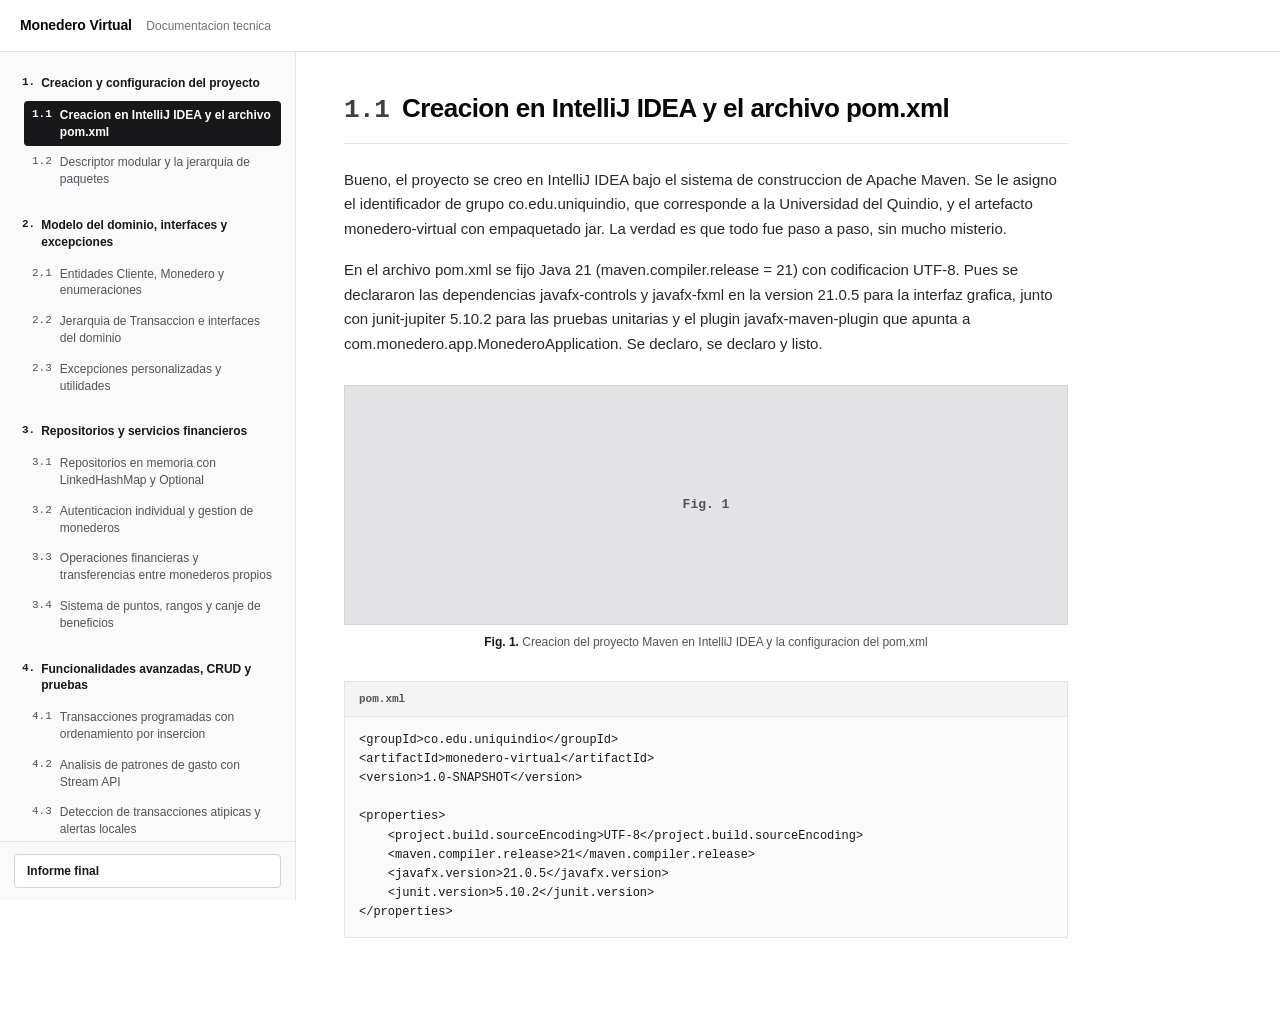
<file: index.html>
<!DOCTYPE html>
<html lang="es">
<head>
  <meta charset="UTF-8" />
  <meta name="viewport" content="width=device-width, initial-scale=1.0" />
  <title>Documentacion — Monedero Virtual</title>
  <style>
    *, *::before, *::after { box-sizing: border-box; }
    html, body { margin: 0; padding: 0; background: #ffffff; color: #18181b; font-family: -apple-system, BlinkMacSystemFont, "Segoe UI", Roboto, Helvetica, Arial, sans-serif; line-height: 1.65; }
    .topbar { position: sticky; top: 0; z-index: 20; height: 52px; border-bottom: 1px solid #e4e4e7; background: #ffffff; display: flex; align-items: center; justify-content: space-between; padding: 0 20px; }
    .topbar-title { font-size: 14px; font-weight: 700; color: #09090b; letter-spacing: -0.01em; }
    .topbar-sub { font-size: 12px; font-weight: 400; color: #71717a; margin-left: 10px; }
    .layout { display: flex; min-height: calc(100vh - 52px); }
    .sidebar { width: 296px; flex-shrink: 0; border-right: 1px solid #e4e4e7; background: #fafafa; display: flex; flex-direction: column; position: sticky; top: 52px; height: calc(100vh - 52px); }
    .sidebar-scroll { flex: 1; overflow-y: auto; padding: 18px 14px; }
    .nav-group { margin-bottom: 18px; }
    .nav-chapter { width: 100%; background: none; border: none; text-align: left; padding: 5px 8px; cursor: pointer; display: flex; gap: 6px; font-size: 12px; font-weight: 700; color: #18181b; line-height: 1.4; }
    .nav-chapter:hover { color: #000000; }
    .nav-subs { margin-top: 4px; padding-left: 10px; display: flex; flex-direction: column; gap: 2px; }
    .nav-sub { width: 100%; background: none; border: none; border-radius: 4px; text-align: left; padding: 6px 8px; cursor: pointer; display: flex; gap: 8px; font-size: 12px; font-weight: 400; color: #52525b; line-height: 1.4; }
    .nav-sub:hover { background: #f4f4f5; color: #09090b; }
    .nav-sub.active { background: #18181b; color: #ffffff; font-weight: 600; }
    .num { font-family: ui-monospace, SFMono-Regular, Menlo, Monaco, Consolas, monospace; font-size: 11px; flex-shrink: 0; }
    .sidebar-footer { border-top: 1px solid #e4e4e7; padding: 12px 14px; background: #fafafa; }
    .btn-informe { width: 100%; border: 1px solid #d4d4d8; background: #ffffff; border-radius: 4px; padding: 9px 12px; text-align: left; cursor: pointer; font-size: 12px; font-weight: 700; color: #18181b; }
    .btn-informe:hover { background: #f4f4f5; }
    .btn-informe.active { background: #18181b; border-color: #18181b; color: #ffffff; }
    .content { flex: 1; padding: 40px 48px 72px; max-width: 820px; }
    .doc-panel { display: none; }
    .doc-panel.active { display: block; }
    .chapter-kicker { margin: 0 0 8px; font-size: 12px; font-weight: 600; text-transform: uppercase; letter-spacing: 0.06em; color: #71717a; }
    h1 { margin: 0 0 24px; font-size: 26px; font-weight: 700; color: #09090b; letter-spacing: -0.02em; line-height: 1.25; border-bottom: 1px solid #e4e4e7; padding-bottom: 16px; }
    .title-num { font-family: ui-monospace, SFMono-Regular, Menlo, Monaco, Consolas, monospace; font-weight: 700; margin-right: 6px; color: #3f3f46; }
    .prose p { margin: 0 0 16px; font-size: 15px; font-weight: 400; color: #27272a; }
    .fig-wrapper { margin: 28px 0; }
    .fig-frame { height: 240px; width: 100%; background: #e4e4e7; border: 1px solid #d4d4d8; display: flex; align-items: center; justify-content: center; font-family: ui-monospace, SFMono-Regular, Menlo, Monaco, Consolas, monospace; font-size: 13px; font-weight: 600; color: #52525b; }
    figcaption { margin-top: 8px; text-align: center; font-size: 12px; font-weight: 400; color: #52525b; }
    figcaption strong { font-weight: 700; color: #18181b; }
    .code-box { margin: 24px 0; border: 1px solid #e4e4e7; background: #fafafa; }
    .code-header { border-bottom: 1px solid #e4e4e7; padding: 8px 14px; font-family: ui-monospace, SFMono-Regular, Menlo, Monaco, Consolas, monospace; font-size: 11px; font-weight: 600; color: #52525b; background: #f4f4f5; }
    pre { margin: 0; padding: 14px; overflow-x: auto; font-family: ui-monospace, SFMono-Regular, Menlo, Monaco, Consolas, monospace; font-size: 12px; line-height: 1.6; color: #18181b; }
    .informe-block { margin-top: 32px; }
    .informe-block h2 { margin: 0 0 18px; font-size: 19px; font-weight: 700; color: #09090b; border-bottom: 1px solid #e4e4e7; padding-bottom: 8px; }
    .informe-item { margin-bottom: 24px; }
    .informe-item h3 { margin: 0 0 8px; font-size: 15px; font-weight: 700; color: #18181b; }
    .informe-item p { margin: 0 0 10px; font-size: 14px; font-weight: 400; color: #27272a; }
    .informe-item ul { margin: 0 0 12px; padding-left: 20px; }
    .informe-item li { margin-bottom: 6px; font-size: 14px; font-weight: 400; color: #3f3f46; }
    @media (max-width: 860px) {
      .layout { flex-direction: column; }
      .sidebar { width: 100%; height: auto; position: static; border-right: none; border-bottom: 1px solid #e4e4e7; }
      .content { padding: 24px 20px 48px; }
    }
    @media print {
      .topbar, .sidebar { display: none !important; }
      .doc-panel { display: block !important; page-break-after: always; }
      .content { max-width: 100%; padding: 0; }
    }
  </style>
</head>
<body>
  <header class="topbar">
    <div>
      <span class="topbar-title">Monedero Virtual</span>
      <span class="topbar-sub">Documentacion tecnica</span>
    </div>
  </header>
  <div class="layout">
    <aside class="sidebar">
      <div class="sidebar-scroll">
        
      <div class="nav-group">
        <button type="button" class="nav-chapter" data-target="sec-1-1">
          <span class="num">1.</span>
          <span>Creacion y configuracion del proyecto</span>
        </button>
        <div class="nav-subs">
          
            <button type="button" class="nav-sub" data-target="sec-1-1">
              <span class="num">1.1</span>
              <span>Creacion en IntelliJ IDEA y el archivo pom.xml</span>
            </button>
            <button type="button" class="nav-sub" data-target="sec-1-2">
              <span class="num">1.2</span>
              <span>Descriptor modular y la jerarquia de paquetes</span>
            </button>
        </div>
      </div>
      <div class="nav-group">
        <button type="button" class="nav-chapter" data-target="sec-2-1">
          <span class="num">2.</span>
          <span>Modelo del dominio, interfaces y excepciones</span>
        </button>
        <div class="nav-subs">
          
            <button type="button" class="nav-sub" data-target="sec-2-1">
              <span class="num">2.1</span>
              <span>Entidades Cliente, Monedero y enumeraciones</span>
            </button>
            <button type="button" class="nav-sub" data-target="sec-2-2">
              <span class="num">2.2</span>
              <span>Jerarquia de Transaccion e interfaces del dominio</span>
            </button>
            <button type="button" class="nav-sub" data-target="sec-2-3">
              <span class="num">2.3</span>
              <span>Excepciones personalizadas y utilidades</span>
            </button>
        </div>
      </div>
      <div class="nav-group">
        <button type="button" class="nav-chapter" data-target="sec-3-1">
          <span class="num">3.</span>
          <span>Repositorios y servicios financieros</span>
        </button>
        <div class="nav-subs">
          
            <button type="button" class="nav-sub" data-target="sec-3-1">
              <span class="num">3.1</span>
              <span>Repositorios en memoria con LinkedHashMap y Optional</span>
            </button>
            <button type="button" class="nav-sub" data-target="sec-3-2">
              <span class="num">3.2</span>
              <span>Autenticacion individual y gestion de monederos</span>
            </button>
            <button type="button" class="nav-sub" data-target="sec-3-3">
              <span class="num">3.3</span>
              <span>Operaciones financieras y transferencias entre monederos propios</span>
            </button>
            <button type="button" class="nav-sub" data-target="sec-3-4">
              <span class="num">3.4</span>
              <span>Sistema de puntos, rangos y canje de beneficios</span>
            </button>
        </div>
      </div>
      <div class="nav-group">
        <button type="button" class="nav-chapter" data-target="sec-4-1">
          <span class="num">4.</span>
          <span>Funcionalidades avanzadas, CRUD y pruebas</span>
        </button>
        <div class="nav-subs">
          
            <button type="button" class="nav-sub" data-target="sec-4-1">
              <span class="num">4.1</span>
              <span>Transacciones programadas con ordenamiento por insercion</span>
            </button>
            <button type="button" class="nav-sub" data-target="sec-4-2">
              <span class="num">4.2</span>
              <span>Analisis de patrones de gasto con Stream API</span>
            </button>
            <button type="button" class="nav-sub" data-target="sec-4-3">
              <span class="num">4.3</span>
              <span>Deteccion de transacciones atipicas y alertas locales</span>
            </button>
            <button type="button" class="nav-sub" data-target="sec-4-4">
              <span class="num">4.4</span>
              <span>CRUD de lista de tareas personal por cliente</span>
            </button>
            <button type="button" class="nav-sub" data-target="sec-4-5">
              <span class="num">4.5</span>
              <span>Pruebas unitarias con JUnit 5</span>
            </button>
        </div>
      </div>
      <div class="nav-group">
        <button type="button" class="nav-chapter" data-target="sec-5-1">
          <span class="num">5.</span>
          <span>Interfaz grafica JavaFX (FXML, controladores y CSS)</span>
        </button>
        <div class="nav-subs">
          
            <button type="button" class="nav-sub" data-target="sec-5-1">
              <span class="num">5.1</span>
              <span>Inicio de sesion individual y contenedor principal</span>
            </button>
            <button type="button" class="nav-sub" data-target="sec-5-2">
              <span class="num">5.2</span>
              <span>Diseno responsivo, animaciones y correccion en FXML</span>
            </button>
        </div>
      </div>
      </div>
      <div class="sidebar-footer">
        <button type="button" class="btn-informe" data-target="informe-final">Informe final</button>
      </div>
    </aside>
    <main class="content">
      
      <section id="sec-1-1" class="doc-panel active">
        <h1><span class="title-num">1.1</span> Creacion en IntelliJ IDEA y el archivo pom.xml</h1>
        <div class="prose">
          <p>Bueno, el proyecto se creo en IntelliJ IDEA bajo el sistema de construccion de Apache Maven. Se le asigno el identificador de grupo co.edu.uniquindio, que corresponde a la Universidad del Quindio, y el artefacto monedero-virtual con empaquetado jar. La verdad es que todo fue paso a paso, sin mucho misterio.</p>
<p>En el archivo pom.xml se fijo Java 21 (maven.compiler.release = 21) con codificacion UTF-8. Pues se declararon las dependencias javafx-controls y javafx-fxml en la version 21.0.5 para la interfaz grafica, junto con junit-jupiter 5.10.2 para las pruebas unitarias y el plugin javafx-maven-plugin que apunta a com.monedero.app.MonederoApplication. Se declaro, se declaro y listo.</p>
        </div>
        <figure class="fig-wrapper">
          <div class="fig-frame">
            <span>Fig. 1</span>
          </div>
          <figcaption><strong>Fig. 1.</strong> Creacion del proyecto Maven en IntelliJ IDEA y la configuracion del pom.xml</figcaption>
        </figure>
        <div class="code-box">
                <div class="code-header">pom.xml</div>
                <pre><code>&lt;groupId&gt;co.edu.uniquindio&lt;/groupId&gt;
&lt;artifactId&gt;monedero-virtual&lt;/artifactId&gt;
&lt;version&gt;1.0-SNAPSHOT&lt;/version&gt;

&lt;properties&gt;
    &lt;project.build.sourceEncoding&gt;UTF-8&lt;/project.build.sourceEncoding&gt;
    &lt;maven.compiler.release&gt;21&lt;/maven.compiler.release&gt;
    &lt;javafx.version&gt;21.0.5&lt;/javafx.version&gt;
    &lt;junit.version&gt;5.10.2&lt;/junit.version&gt;
&lt;/properties&gt;</code></pre>
              </div>
      </section>

      <section id="sec-1-2" class="doc-panel">
        <h1><span class="title-num">1.2</span> Descriptor modular y la jerarquia de paquetes</h1>
        <div class="prose">
          <p>La estructura del proyecto se organizo en paquetes separados por responsabilidad: app (arranque y contexto compartido), domain.model (entidades y enumeraciones), domain.interfaces (contratos), domain.exception (excepciones propias), repository y repository.memory (persistencia en memoria), service (reglas de negocio), controller (controladores FXML) y util (validaciones y formatos). Todo bien separadito, la verdad.</p>
<p>En module-info.java se declaro el modulo com.monedero requiriendo javafx.controls y javafx.fxml. Se abrio com.monedero.controller hacia javafx.fxml para la inyeccion de los componentes @FXML y com.monedero.domain.model hacia javafx.base para el enlace de datos en las tablas TableView. Nada del otro mundo, pues.</p>
        </div>
        <figure class="fig-wrapper">
          <div class="fig-frame">
            <span>Fig. 2</span>
          </div>
          <figcaption><strong>Fig. 2.</strong> Estructura de paquetes del proyecto Maven y el archivo module-info.java</figcaption>
        </figure>
        <div class="code-box">
                <div class="code-header">src/main/java/module-info.java</div>
                <pre><code>module com.monedero {
    requires javafx.controls;
    requires javafx.fxml;

    opens com.monedero.controller to javafx.fxml;
    opens com.monedero.domain.model to javafx.base;

    exports com.monedero.app;
    exports com.monedero.domain.model;
    exports com.monedero.domain.interfaces;
    exports com.monedero.domain.exception;
    exports com.monedero.repository;
    exports com.monedero.repository.memory;
    exports com.monedero.service;
    exports com.monedero.controller;
    exports com.monedero.util;
}</code></pre>
              </div>
      </section>

      <section id="sec-2-1" class="doc-panel">
        <h1><span class="title-num">2.1</span> Entidades Cliente, Monedero y enumeraciones</h1>
        <div class="prose">
          <p>La clase Cliente representa a cada usuario individual del sistema. Almacena su UUID, nombre, correo, telefono, PIN de acceso que se valida mediante validarPin(), puntos acumulados, rango actual y colecciones internas de monederos, movimientos de puntos, alertas y canjes que se exponen como listas inmodificables. Bastante completo el cliente, la verdad.</p>
<p>La clase Monedero administra el saldo mediante BigDecimal redondeado a dos decimales (RoundingMode.HALF_UP). Pues el saldo solo se puede alterar mediante acreditar() y debitar(), verificando previamente que el monedero este activo y que el monto sea valido. No hay otra forma, de que no.</p>
<p>Las reglas fijas del negocio se definieron mediante ocho enumeraciones: RangoCliente (BRONCE, PLATA, ORO, PLATINO), TipoTransaccion, EstadoTransaccion, Frecuencia, TipoBeneficio, EstadoCanje, TipoAlerta y TipoMovimientoPuntos. Ocho en total, ni una mas ni una menos.</p>
        </div>
        <figure class="fig-wrapper">
          <div class="fig-frame">
            <span>Fig. 3</span>
          </div>
          <figcaption><strong>Fig. 3.</strong> Implementacion de las clases Cliente, Monedero y RangoCliente</figcaption>
        </figure>
        <div class="code-box">
                <div class="code-header">src/main/java/com/monedero/domain/model/Monedero.java</div>
                <pre><code>public void debitar(BigDecimal monto) {
    if (!activo) {
        throw new IllegalStateException(&quot;El monedero esta inactivo.&quot;);
    }
    if (monto == null || monto.compareTo(BigDecimal.ZERO) &lt;= 0) {
        throw new MontoInvalidoException(&quot;El monto a debitar debe ser mayor que cero.&quot;);
    }
    if (this.saldo.compareTo(monto) &lt; 0) {
        throw new SaldoInsuficienteException(&quot;Saldo insuficiente en el monedero &quot; + nombre + &quot;.&quot;);
    }
    this.saldo = this.saldo.subtract(monto).setScale(2, RoundingMode.HALF_UP);
}</code></pre>
              </div>
      </section>

      <section id="sec-2-2" class="doc-panel">
        <h1><span class="title-num">2.2</span> Jerarquia de Transaccion e interfaces del dominio</h1>
        <div class="prose">
          <p>Se definio la clase abstracta Transaccion que implementa la interfaz Reversible. Esta superclase concentra los atributos comunes (id, monto, fecha, estado, descripcion, sospechosa, puntosGenerados) y declara los metodos abstractos ejecutar(), revertir(), obtenerTipo(), obtenerClientePrincipal() e involucraCliente(UUID). Todo bien definido desde arriba, pues.</p>
<p>De Transaccion heredan tres subclases concretas: Deposito, Retiro y Transferencia. Cada una implementa su propia logica de ejecucion y de reversion. Ademas se crearon las interfaces CalculadorPuntos y Notificable para desacoplar la puntuacion y el envio de alertas. Se crearon, se crearon y ya.</p>
        </div>
        <figure class="fig-wrapper">
          <div class="fig-frame">
            <span>Fig. 4</span>
          </div>
          <figcaption><strong>Fig. 4.</strong> Clase abstracta Transaccion, subclases e interfaces de dominio</figcaption>
        </figure>
        <div class="code-box">
                <div class="code-header">src/main/java/com/monedero/domain/model/Transaccion.java</div>
                <pre><code>public abstract class Transaccion implements Reversible {
    private final UUID id;
    private final BigDecimal monto;
    private final LocalDateTime fecha;
    private EstadoTransaccion estado;

    public abstract void ejecutar();
    @Override
    public abstract void revertir();
    public abstract TipoTransaccion obtenerTipo();
    public abstract Cliente obtenerClientePrincipal();
    public abstract boolean involucraCliente(UUID clienteId);
}</code></pre>
              </div>
      </section>

      <section id="sec-2-3" class="doc-panel">
        <h1><span class="title-num">2.3</span> Excepciones personalizadas y utilidades</h1>
        <div class="prose">
          <p>Para controlar los errores propios de la operacion financiera se crearon cuatro excepciones en com.monedero.domain.exception que heredan de RuntimeException: SaldoInsuficienteException, PuntosInsuficientesException, MontoInvalidoException y EntidadNoEncontradaException. Cuatro excepciones, ni mas ni menos.</p>
<p>En com.monedero.util se implementaron las clases Validaciones (verificacion de cadenas no vacias y conversion segura de montos positivos desde texto) y FormateadorMoneda (presentacion uniforme de cifras y fechas). La verdad es que estas utilidades salvan bastante.</p>
        </div>
        <figure class="fig-wrapper">
          <div class="fig-frame">
            <span>Fig. 5</span>
          </div>
          <figcaption><strong>Fig. 5.</strong> Excepciones del dominio y clase utilitaria Validaciones</figcaption>
        </figure>
        <div class="code-box">
                <div class="code-header">src/main/java/com/monedero/util/Validaciones.java</div>
                <pre><code>public static BigDecimal parsearMontoPositivo(String texto) {
    if (texto == null || texto.trim().isEmpty()) {
        throw new MontoInvalidoException(&quot;Debe ingresar un monto.&quot;);
    }
    try {
        BigDecimal valor = new BigDecimal(texto.trim().replace(&quot;,&quot;, &quot;.&quot;));
        if (valor.compareTo(BigDecimal.ZERO) &lt;= 0) {
            throw new MontoInvalidoException(&quot;El monto debe ser mayor que cero.&quot;);
        }
        return valor;
    } catch (NumberFormatException e) {
        throw new MontoInvalidoException(&quot;El formato del monto no es valido.&quot;);
    }
}</code></pre>
              </div>
      </section>

      <section id="sec-3-1" class="doc-panel">
        <h1><span class="title-num">3.1</span> Repositorios en memoria con LinkedHashMap y Optional</h1>
        <div class="prose">
          <p>La persistencia se abstrajo mediante cinco interfaces en com.monedero.repository (ClienteRepository, MonederoRepository, TransaccionRepository, BeneficioRepository y ProgramadaRepository) y sus respectivas implementaciones en com.monedero.repository.memory. Cinco interfaces, cinco implementaciones, todo cuadrado.</p>
<p>Cada implementacion en memoria utiliza un LinkedHashMap indexado por UUID para preservar el orden de insercion con busqueda directa y retorna Optional en las consultas por identificador. La verdad, cada implementacion sigue el mismo patron, que no es casualidad.</p>
        </div>
        <figure class="fig-wrapper">
          <div class="fig-frame">
            <span>Fig. 6</span>
          </div>
          <figcaption><strong>Fig. 6.</strong> Implementacion de los repositorios en memoria</figcaption>
        </figure>
        <div class="code-box">
                <div class="code-header">src/main/java/com/monedero/repository/memory/InMemoryTransaccionRepository.java</div>
                <pre><code>public class InMemoryTransaccionRepository implements TransaccionRepository {
    private final Map&lt;UUID, Transaccion&gt; datos = new LinkedHashMap&lt;&gt;();

    @Override
    public Optional&lt;Transaccion&gt; buscarPorId(UUID id) {
        return Optional.ofNullable(datos.get(id));
    }

    @Override
    public List&lt;Transaccion&gt; obtenerPorCliente(UUID clienteId) {
        return datos.values().stream()
                .filter(t -&gt; t.involucraCliente(clienteId))
                .collect(Collectors.toList());
    }
}</code></pre>
              </div>
      </section>

      <section id="sec-3-2" class="doc-panel">
        <h1><span class="title-num">3.2</span> Autenticacion individual y gestion de monederos</h1>
        <div class="prose">
          <p>ClienteService gestiona el registro de nuevas cuentas verificando correo unico y la autenticacion individual por correo y PIN en autenticar(correo, pin). Cada cuenta registrada inicia con un monedero principal activo. Pues asi de simple.</p>
<p>MonederoService permite a cada cliente autenticado crear multiples monederos propios (por ejemplo Principal, Ahorros o Gastos), consultar el saldo total consolidado y activar o desactivar cada monedero de forma independiente. Se puede tener varios, la verdad es que si.</p>
        </div>
        <figure class="fig-wrapper">
          <div class="fig-frame">
            <span>Fig. 7</span>
          </div>
          <figcaption><strong>Fig. 7.</strong> Gestion de multiples monederos por cliente activo</figcaption>
        </figure>
        <div class="code-box">
                <div class="code-header">src/main/java/com/monedero/service/ClienteService.java</div>
                <pre><code>public Cliente autenticar(String correo, String pin) {
    Validaciones.validarTextoNoVacio(correo, &quot;correo&quot;);
    Validaciones.validarTextoNoVacio(pin, &quot;PIN&quot;);
    String correoBuscado = correo.trim().toLowerCase();

    Cliente cliente = clienteRepository.obtenerTodos().stream()
            .filter(c -&gt; c.getCorreo().trim().toLowerCase().equals(correoBuscado))
            .findFirst()
            .orElseThrow(() -&gt; new EntidadNoEncontradaException(&quot;No existe una cuenta con ese correo.&quot;));

    if (!cliente.validarPin(pin)) {
        throw new IllegalArgumentException(&quot;El PIN ingresado es incorrecto.&quot;);
    }
    return cliente;
}</code></pre>
              </div>
      </section>

      <section id="sec-3-3" class="doc-panel">
        <h1><span class="title-num">3.3</span> Operaciones financieras y transferencias entre monederos propios</h1>
        <div class="prose">
          <p>TransaccionService coordina depositos, retiros, transferencias y reversiones. Tras ejecutar la operacion y persistirla, actualiza puntos, ejecuta la deteccion de transacciones atipicas y verifica de que el saldo descendio del umbral de alerta ($50.00). De que si, de que si.</p>
<p>Los retiros aplican una comision base del 1% y las transferencias hacia terceros una comision base del 2%, ajustadas segun el rango y beneficios del cliente. Cuando el monedero de origen y destino pertenecen al mismo propietario, la comision se establece en BigDecimal.ZERO ($0.00). La funcion revertirTransaccion() revierte tanto los fondos como los puntos generados. O sea, todo vuelve como estaba.</p>
        </div>
        <figure class="fig-wrapper">
          <div class="fig-frame">
            <span>Fig. 8</span>
          </div>
          <figcaption><strong>Fig. 8.</strong> Ejecucion de transacciones y transferencia entre monederos propios</figcaption>
        </figure>
        <div class="code-box">
                <div class="code-header">src/main/java/com/monedero/service/TransaccionService.java</div>
                <pre><code>public Transferencia transferir(UUID origenId, UUID destinoId, BigDecimal monto, String descripcion) {
    Monedero origen = monederoService.buscarPorId(origenId);
    Monedero destino = monederoService.buscarPorId(destinoId);
    boolean entrePropios = origen.getPropietario() != null
            &amp;&amp; destino.getPropietario() != null
            &amp;&amp; origen.getPropietario().getId().equals(destino.getPropietario().getId());
    BigDecimal comision = entrePropios
            ? BigDecimal.ZERO
            : calcularComisionTransferencia(origen.getPropietario(), monto);
    Transferencia transferencia = new Transferencia(origen, destino, monto, comision, descripcion);
    transferencia.ejecutar();
    transaccionRepository.guardar(transferencia);
    puntosService.registrarPuntosPorTransaccion(transferencia);
    deteccionAtipicasService.analizarYAlertar(transferencia);
    verificarSaldoBajo(origen);
    return transferencia;
}</code></pre>
              </div>
      </section>

      <section id="sec-3-4" class="doc-panel">
        <h1><span class="title-num">3.4</span> Sistema de puntos, rangos y canje de beneficios</h1>
        <div class="prose">
          <p>PuntosService implementa CalculadorPuntos otorgando puntos por cada bloque completo de 100 unidades: 1 punto en depositos, 2 en retiros y 3 en transferencias, mas la bonificacion porcentual del rango actual del cliente. Al acumular o revertir puntos, el cliente recalcula automaticamente su RangoCliente (BRONCE, PLATA, ORO o PLATINO). Se recalcula solo, o sea, sin que uno haga nada.</p>
<p>BeneficioService valida la disponibilidad del beneficio y los puntos del cliente antes de registrar el canje en CanjeBeneficio. Si el beneficio es de tipo BONO_SALDO, acredita automaticamente el valor en el monedero activo del usuario. Pues eso, que el saldo sube sin que uno mueva un dedo.</p>
        </div>
        <figure class="fig-wrapper">
          <div class="fig-frame">
            <span>Fig. 9</span>
          </div>
          <figcaption><strong>Fig. 9.</strong> Modulo de puntos acumulados, rango actual y canje de beneficios</figcaption>
        </figure>
        <div class="code-box">
                <div class="code-header">src/main/java/com/monedero/service/PuntosService.java</div>
                <pre><code>int bloques = transaccion.getMonto().divideToIntegralValue(BLOQUE_PUNTOS).intValue();
int tasa = (tipo == TipoTransaccion.DEPOSITO) ? 1
        : (tipo == TipoTransaccion.RETIRO) ? 2 : 3;
int puntosBase = bloques * tasa;
Cliente cliente = transaccion.obtenerClientePrincipal();
if (cliente != null &amp;&amp; puntosBase &gt; 0) {
    double bono = cliente.getRango().getBonoPuntos();
    puntosBase += (int) Math.floor(puntosBase * bono);
}</code></pre>
              </div>
      </section>

      <section id="sec-4-1" class="doc-panel">
        <h1><span class="title-num">4.1</span> Transacciones programadas con ordenamiento por insercion</h1>
        <div class="prose">
          <p>TransaccionProgramada modela operaciones unicas o recurrentes (DIARIA, SEMANAL, MENSUAL). En ProgramacionService.obtenerOrdenadasPorFecha() se implemento el algoritmo de ordenamiento por insercion (Insertion Sort) comparando la fecha de proxima ejecucion. Un algoritmo clasico, la verdad, de los que uno ve en clase.</p>
<p>El metodo ejecutarPendientes() procesa en orden cronologico las operaciones cuya fecha ya se cumplio y emite alertas locales ante ejecuciones exitosas o fallidas. Pues eso, que avisa cuando algo sale bien y cuando sale mal.</p>
        </div>
        <figure class="fig-wrapper">
          <div class="fig-frame">
            <span>Fig. 10</span>
          </div>
          <figcaption><strong>Fig. 10.</strong> Programacion de transacciones ordenadas por fecha de ejecucion</figcaption>
        </figure>
        <div class="code-box">
                <div class="code-header">src/main/java/com/monedero/service/ProgramacionService.java</div>
                <pre><code>public List&lt;TransaccionProgramada&gt; obtenerOrdenadasPorFecha() {
    List&lt;TransaccionProgramada&gt; lista = new ArrayList&lt;&gt;(programadaRepository.obtenerActivas());
    for (int i = 1; i &lt; lista.size(); i++) {
        TransaccionProgramada actual = lista.get(i);
        int j = i - 1;
        while (j &gt;= 0 &amp;&amp; lista.get(j).getProximaEjecucion().isAfter(actual.getProximaEjecucion())) {
            lista.set(j + 1, lista.get(j));
            j--;
        }
        lista.set(j + 1, actual);
    }
    return lista;
}</code></pre>
              </div>
      </section>

      <section id="sec-4-2" class="doc-panel">
        <h1><span class="title-num">4.2</span> Analisis de patrones de gasto con Stream API</h1>
        <div class="prose">
          <p>AnalisisGastosService procesa las transacciones completadas mediante Stream API y colectores (groupingBy, reducing) para calcular ingresos totales, gastos totales, egresos agrupados por tipo y las operaciones de mayor valor. Se procesa, se agrupa, se reduce, todo con la misma API.</p>
<p>Los metodos esIngresoParaCliente() y esGastoParaCliente() excluyen las transferencias internas realizadas entre monederos del mismo titular para no distorsionar las metricas reales de ingreso o gasto. La verdad es que si no las excluyeran, las cuentas saldrian mal.</p>
        </div>
        <figure class="fig-wrapper">
          <div class="fig-frame">
            <span>Fig. 11</span>
          </div>
          <figcaption><strong>Fig. 11.</strong> Vista de analisis de gastos y totales calculados con Stream API</figcaption>
        </figure>
        <div class="code-box">
                <div class="code-header">src/main/java/com/monedero/service/AnalisisGastosService.java</div>
                <pre><code>public Map&lt;TipoTransaccion, BigDecimal&gt; agruparGastosPorTipo(UUID clienteId) {
    return transaccionRepository.obtenerPorCliente(clienteId).stream()
            .filter(t -&gt; t.getEstado() == EstadoTransaccion.COMPLETADA)
            .filter(t -&gt; esGastoParaCliente(t, clienteId))
            .collect(Collectors.groupingBy(
                    Transaccion::obtenerTipo,
                    LinkedHashMap::new,
                    Collectors.reducing(BigDecimal.ZERO, Transaccion::getMonto, BigDecimal::add)
            ));
}</code></pre>
              </div>
      </section>

      <section id="sec-4-3" class="doc-panel">
        <h1><span class="title-num">4.3</span> Deteccion de transacciones atipicas y alertas locales</h1>
        <div class="prose">
          <p>DeteccionAtipicasService evalua cada movimiento cuando el cliente posee al menos tres transacciones completadas previas. Calcula el promedio historico y la desviacion estandar poblacional en tiempo O(n) para obtener el umbral promedio + 2 * desviacion. Pues eso, puro calculo estadistico.</p>
<p>Cuando una transaccion supera ese umbral, se marca como sospechosa y NotificacionService registra una alerta local de tipo TRANSACCION_ATIPICA en el historial del cliente. Se marca, se registra, se avisa, todo en orden.</p>
        </div>
        <figure class="fig-wrapper">
          <div class="fig-frame">
            <span>Fig. 12</span>
          </div>
          <figcaption><strong>Fig. 12.</strong> Deteccion de transacciones atipicas y listado de alertas locales</figcaption>
        </figure>
        <div class="code-box">
                <div class="code-header">src/main/java/com/monedero/service/DeteccionAtipicasService.java</div>
                <pre><code>public double calcularDesviacionEstandar(List&lt;Double&gt; montos, double promedio) {
    if (montos == null || montos.isEmpty()) {
        return 0.0;
    }
    double sumaCuadrados = montos.stream()
            .mapToDouble(m -&gt; Math.pow(m - promedio, 2))
            .sum();
    return Math.sqrt(sumaCuadrados / montos.size());
}

public double calcularUmbral(List&lt;Double&gt; montos) {
    double promedio = calcularPromedio(montos);
    double desviacion = calcularDesviacionEstandar(montos, promedio);
    return promedio + (2.0 * desviacion);
}</code></pre>
              </div>
      </section>

      <section id="sec-4-4" class="doc-panel">
        <p class="chapter-kicker">4. Funcionalidades avanzadas, CRUD y pruebas</p>
        <h1><span class="title-num">4.4</span> CRUD de lista de tareas personal por cliente</h1>
        <div class="prose">
          <p>Se implemento la entidad Tarea, el servicio TareaService y el controlador TareaController asociado a tareas-view.fxml para administrar una lista de tareas simple vinculada al identificador del cliente activo. Una lista de tareas, pues, como la de cualquier app.</p>
<p>El modulo cubre todas las operaciones CRUD: crear tareas validando titulo obligatorio, listar las tareas del cliente autenticado, actualizar titulo/descripcion/fecha limite, alternar el estado completada/pendiente y eliminar tareas seleccionadas. Se crea, se lista, se actualiza, se alterna, se elimina. Todo el ciclo completo.</p>
        </div>
        <figure class="fig-wrapper">
          <div class="fig-frame">
            <span>Fig. 13</span>
          </div>
          <figcaption><strong>Fig. 13.</strong> Interfaz CRUD de lista de tareas en JavaFX</figcaption>
        </figure>
        <div class="code-box">
                <div class="code-header">src/main/java/com/monedero/service/TareaService.java</div>
                <pre><code>public Tarea actualizar(UUID id, String titulo, String descripcion, LocalDate fechaLimite) {
    Validaciones.validarTextoNoVacio(titulo, &quot;titulo&quot;);
    Tarea tarea = buscarPorId(id);
    tarea.setTitulo(titulo.trim());
    tarea.setDescripcion(descripcion == null ? &quot;&quot; : descripcion.trim());
    tarea.setFechaLimite(fechaLimite);
    return tarea;
}</code></pre>
              </div>
      </section>

      <section id="sec-4-5" class="doc-panel">
        <h1><span class="title-num">4.5</span> Pruebas unitarias con JUnit 5</h1>
        <div class="prose">
          <p>En src/test/java/com/monedero/ se escribieron ocho clases de prueba con JUnit 5 cubriendo reglas de rango, registro y autenticacion de clientes, gestion de monederos, transacciones, comision cero entre monederos propios, puntos, canje de beneficios, ordenamiento por insercion y deteccion de anomalias. Ocho clases de prueba, y la verdad es que se agradecen.</p>
        </div>
        <figure class="fig-wrapper">
          <div class="fig-frame">
            <span>Fig. 14</span>
          </div>
          <figcaption><strong>Fig. 14.</strong> Ejecucion de pruebas unitarias con JUnit 5</figcaption>
        </figure>
        <div class="code-box">
                <div class="code-header">src/test/java/com/monedero/service/TransaccionServiceTest.java</div>
                <pre><code>@Test
void transferirEntreMonederosDelMismoClienteNoCobraComision() {
    Monedero ahorros = monederoService.crearMonedero(cliente.getId(), &quot;Ahorros&quot;, new BigDecimal(&quot;200.00&quot;));
    Transferencia tx = transaccionService.transferir(
            origen.getId(), ahorros.getId(), new BigDecimal(&quot;100.00&quot;), &quot;Traslado interno&quot;
    );
    assertEquals(new BigDecimal(&quot;0.00&quot;), tx.getComision());
    assertEquals(new BigDecimal(&quot;400.00&quot;), origen.consultarSaldo());
    assertEquals(new BigDecimal(&quot;300.00&quot;), ahorros.consultarSaldo());
}</code></pre>
              </div>
      </section>

      <section id="sec-5-1" class="doc-panel">
        <h1><span class="title-num">5.1</span> Inicio de sesion individual y contenedor principal</h1>
        <div class="prose">
          <p>Al iniciar MonederoApplication se muestra login-view.fxml para autenticar a un cliente individual o registrar una cuenta nueva. Al validar las credenciales, AppContext guarda el cliente activo y abre main-view.fxml. Pues eso, login primero, app despues.</p>
<p>MainController organiza la navegacion lateral donde cada boton carga una vista FXML especifica dentro del contenedor central: Mis Monederos, Transacciones, Puntos y Beneficios, Programadas, Reportes y Alertas, Mi Perfil y Lista de Tareas. Cada boton, su vista. Todo bien ordenado, la verdad.</p>
        </div>
        <figure class="fig-wrapper">
          <div class="fig-frame">
            <span>Fig. 15</span>
          </div>
          <figcaption><strong>Fig. 15.</strong> Pantalla de inicio de sesion y ventana principal de la aplicacion</figcaption>
        </figure>
        <div class="code-box">
                <div class="code-header">src/main/java/com/monedero/controller/MainController.java</div>
                <pre><code>private void cargarVista(String rutaFxml) {
    URL recurso = getClass().getResource(rutaFxml);
    if (recurso == null) {
        return;
    }
    try {
        FXMLLoader loader = new FXMLLoader(recurso);
        Node vista = loader.load();
        contenedorVista.getChildren().setAll(vista);
        animarEntrada(vista);
        actualizarResumenSuperior();
    } catch (IOException e) {
        e.printStackTrace();
    }
}</code></pre>
              </div>
      </section>

      <section id="sec-5-2" class="doc-panel">
        <h1><span class="title-num">5.2</span> Diseno responsivo, animaciones y correccion en FXML</h1>
        <div class="prose">
          <p>Las transiciones entre vistas se implementaron en animarEntrada() combinando FadeTransition y TranslateTransition durante 200 ms. La hoja styles.css define la apariencia visual y las vistas emplean ScrollPane, FlowPane y ajuste proporcional de columnas en TableView para adaptarse a distintos tamanos de pantalla. Se anima, se adapta, se ve bien.</p>
<p>Al probar la pestana de Reportes y Alertas se corrigio un fallo de carga provocado porque FXMLLoader interpreta los atributos de texto que inician con '$' (como text="$0.00") como expresiones de variables del contexto. Se elimino el prefijo '$' literal en los valores iniciales del FXML y se separo el modulo en dos pestanas: Analisis de Gastos y Anomalias y Alertas. La verdad es que ese bug daba dolor de cabeza.</p>
        </div>
        <figure class="fig-wrapper">
          <div class="fig-frame">
            <span>Fig. 16</span>
          </div>
          <figcaption><strong>Fig. 16.</strong> Vista de Reportes y Alertas corregida y adaptada a diferentes tamanos</figcaption>
        </figure>
        <div class="code-box">
                <div class="code-header">src/main/java/com/monedero/controller/MainController.java</div>
                <pre><code>private void animarEntrada(Node nodo) {
    nodo.setOpacity(0);
    nodo.setTranslateY(10);

    FadeTransition fade = new FadeTransition(Duration.millis(200), nodo);
    fade.setFromValue(0);
    fade.setToValue(1);

    TranslateTransition slide = new TranslateTransition(Duration.millis(200), nodo);
    slide.setFromY(10);
    slide.setToY(0);

    new ParallelTransition(fade, slide).play();
}</code></pre>
              </div>
      </section>
      
    <section id="informe-final" class="doc-panel">
      <h1>Informe final</h1>

      <div class="informe-block">
        <h2>1. Pasos del pensamiento computacional</h2>
        
          <div class="informe-item">
            <h3>1. Abstraccion</h3>
            <p>Bueno, consistio en identificar los elementos esenciales del problema del monedero virtual y descartar los detalles tecnicos ajenos al alcance academico (como pasarelas bancarias externas o servidores remotos). La verdad es que fue cuestion de quedarse con lo importante.</p>
            <ul>
              <li>Se abstrajo a cada usuario en la clase Cliente con credenciales de acceso (correo y PIN), puntos acumulados, rango actual y sus colecciones asociadas.</li>
<li>Las cuentas del cliente se modelaron mediante Monedero con saldo decimal exacto (BigDecimal) y estado activo/inactivo.</li>
<li>Depositos, retiros y transferencias se unificaron bajo la abstraccion comun Transaccion con monto, fecha, estado y operaciones de ejecucion y reversion.</li>
            </ul>
          </div>

          <div class="informe-item">
            <h3>2. Descomposicion</h3>
            <p>El sistema se dividio en capas y modulos independientes para resolver cada requerimiento por separado y facilitar su mantenimiento y prueba. Se dividio, se dividio, y quedo bien dividido.</p>
            <ul>
              <li>Separacion estructural en paquetes: app, domain (model, interfaces, exception), repository, service, controller y util.</li>
<li>Division de la logica de negocio en servicios especializados: ClienteService, MonederoService, TransaccionService, PuntosService, BeneficioService, ProgramacionService, AnalisisGastosService, DeteccionAtipicasService, NotificacionService y TareaService.</li>
<li>Division de la interfaz grafica en nueve archivos FXML independientes, asignando cada funcionalidad solicitada a su propia vista y controlador.</li>
            </ul>
          </div>

          <div class="informe-item">
            <h3>3. Reconocimiento de patrones</h3>
            <p>Se identificaron comportamientos repetitivos en el manejo de datos y flujos de operacion para resolverlos mediante estructuras reutilizables. Pues eso, ver que se repite y reutilizarlo.</p>
            <ul>
              <li>Patron de persistencia uniforme: los cinco repositorios en memoria replican la misma estructura basada en LinkedHashMap&lt;UUID, Entidad&gt; y retorno Optional&lt;T&gt;.</li>
<li>Patron de ciclo financiero: toda operacion monetaria sigue la secuencia validacion -&gt; ejecucion -&gt; registro -&gt; calculo de puntos -&gt; analisis de atipicidad.</li>
<li>Patron de refresco en interfaz: AppContext centraliza una accion de actualizacion para refrescar el encabezado de usuario, rango y puntos tras cualquier operacion.</li>
            </ul>
          </div>

          <div class="informe-item">
            <h3>4. Codificacion</h3>
            <p>Traduccion del diseno y los algoritmos definidos a codigo Java 21 compilado con Maven, JavaFX y validado mediante pruebas unitarias JUnit 5. Se codifico, se compilo, se probo. Todo el ciclo.</p>
            <ul>
              <li>Implementacion del algoritmo de ordenamiento por insercion (Insertion Sort) en ProgramacionService.obtenerOrdenadasPorFecha().</li>
<li>Codificacion del calculo estadistico O(n) de promedio, desviacion estandar poblacional y umbral (promedio + 2 * desviacion) en DeteccionAtipicasService.</li>
<li>Implementacion de consultas funcionales con Stream API y lambdas en AnalisisGastosService y validacion automatizada de reglas en ocho suites de JUnit 5.</li>
            </ul>
          </div>
      </div>

      <div class="informe-block">
        <h2>2. Analisis tecnico de los principios de la programacion orientada a objetos</h2>
        
          <div class="informe-item">
            <h3>1. Abstraccion</h3>
            <p>Se aplico definiendo clases abstractas e interfaces que especifican que operaciones debe cumplir un componente sin depender de su implementacion interna. O sea, se dice que hace, no como lo hace.</p>
            <ul>
              <li>La clase abstracta Transaccion establece la estructura base de todo movimiento financiero y declara los metodos abstractos ejecutar(), revertir(), obtenerTipo(), obtenerClientePrincipal() e involucraCliente(UUID).</li>
<li>Las interfaces Reversible, CalculadorPuntos y Notificable definen contratos especificos implementados por las clases de dominio y servicio.</li>
<li>Las interfaces del paquete repository (ClienteRepository, MonederoRepository, TransaccionRepository, BeneficioRepository y ProgramadaRepository) abstraen el almacenamiento frente a la capa de servicios.</li>
            </ul>
            <div class="code-box">
                    <div class="code-header">src/main/java/com/monedero/domain/interfaces/CalculadorPuntos.java</div>
                    <pre><code>public interface CalculadorPuntos {
    int calcularPuntos(Transaccion transaccion);
}

public class PuntosService implements CalculadorPuntos {
    @Override
    public int calcularPuntos(Transaccion transaccion) {
        // Calculo por bloques de 100 segun tipo y bono de rango
    }
}</code></pre>
                  </div>
          </div>

          <div class="informe-item">
            <h3>2. Encapsulamiento</h3>
            <p>Se protegio el estado interno de las entidades declarando atributos privados y restringiendo cualquier modificacion a metodos con reglas de validacion. La verdad es que sin esto el codigo seria un caos.</p>
            <ul>
              <li>En Monedero, el atributo saldo es private y no posee metodo setSaldo(); solo cambia a traves de acreditar() y debitar() luego de validar estado activo, monto positivo y saldo suficiente.</li>
<li>En Cliente, el PIN es privado y se verifica exclusivamente mediante validarPin() sin exponerlo al exterior.</li>
<li>Las listas internas de Cliente (monederos, historialPuntos, alertas y canjes) se exponen mediante Collections.unmodifiableList() para impedir alteraciones directas fuera de la clase.</li>
            </ul>
            <div class="code-box">
                    <div class="code-header">src/main/java/com/monedero/domain/model/Cliente.java</div>
                    <pre><code>private String pin;
private final List&lt;Monedero&gt; monederos = new ArrayList&lt;&gt;();

public boolean validarPin(String intento) {
    return intento != null &amp;&amp; this.pin.equals(intento.trim());
}

public List&lt;Monedero&gt; obtenerMonederos() {
    return Collections.unmodifiableList(monederos);
}</code></pre>
                  </div>
          </div>

          <div class="informe-item">
            <h3>3. Herencia</h3>
            <p>Permitio reutilizar atributos, validaciones y comportamiento comun mediante especializacion de clases padre hacia clases hijas. Se hereda, se hereda, y se ahorra codigo.</p>
            <ul>
              <li>Deposito, Retiro y Transferencia extienden la clase abstracta Transaccion, heredando el identificador UUID, el monto escalado a dos decimales, la fecha, el estado, la descripcion, el indicador sospechosa y los puntos generados.</li>
<li>Las excepciones de negocio (SaldoInsuficienteException, PuntosInsuficientesException, MontoInvalidoException y EntidadNoEncontradaException) heredan de RuntimeException para integrarse de manera uniforme en el manejo de errores.</li>
            </ul>
            <div class="code-box">
                    <div class="code-header">src/main/java/com/monedero/domain/model/Deposito.java</div>
                    <pre><code>public class Deposito extends Transaccion {
    private final Monedero monederoDestino;

    public Deposito(Monedero monederoDestino, BigDecimal monto, String descripcion) {
        super(monto, descripcion);
        if (monederoDestino == null) {
            throw new IllegalArgumentException(&quot;El monedero destino es obligatorio.&quot;);
        }
        this.monederoDestino = monederoDestino;
    }
}</code></pre>
                  </div>
          </div>

          <div class="informe-item">
            <h3>4. Polimorfismo</h3>
            <p>Se empleo para tratar instancias concretas de distintas subclases o implementaciones a traves de un tipo padre o interfaz comun, resolviendo en tiempo de ejecucion el comportamiento especifico. Pues eso, que un mismo metodo se comporta distinto segun quien lo llame.</p>
            <ul>
              <li>En TransaccionService.revertirTransaccion(), el metodo invoca transaccion.revertir() sobre una referencia de tipo Transaccion; en tiempo de ejecucion se ejecuta la reversion especifica de Deposito, Retiro o Transferencia.</li>
<li>En InMemoryTransaccionRepository.obtenerPorCliente(), cada transaccion evalua t.involucraCliente(clienteId) segun sus propios monederos involucrados.</li>
<li>En PuntosService.calcularPuntos(Transaccion), un unico metodo recibe cualquier subclase de Transaccion e invoca obtenerTipo() y obtenerClientePrincipal() sin duplicar logica por cada tipo.</li>
            </ul>
            <div class="code-box">
                    <div class="code-header">src/main/java/com/monedero/service/TransaccionService.java</div>
                    <pre><code>public void revertirTransaccion(UUID transaccionId) {
    Transaccion transaccion = transaccionRepository.buscarPorId(transaccionId)
            .orElseThrow(() -&gt; new EntidadNoEncontradaException(&quot;Transaccion no encontrada.&quot;));
    transaccion.revertir();
    transaccionRepository.guardar(transaccion);
    puntosService.revertirPuntosDeTransaccion(transaccion);
}</code></pre>
                  </div>
          </div>
      </div>
    </section>
  
    </main>
  </div>
  <script>
    (function () {
      var buttons = document.querySelectorAll("[data-target]");
      var panels = document.querySelectorAll(".doc-panel");
      function activar(id) {
        for (var i = 0; i < panels.length; i++) {
          panels[i].classList.toggle("active", panels[i].id === id);
        }
        for (var j = 0; j < buttons.length; j++) {
          var b = buttons[j];
          if (b.classList.contains("nav-sub") || b.classList.contains("btn-informe")) {
            b.classList.toggle("active", b.getAttribute("data-target") === id);
          }
        }
        window.scrollTo({ top: 0 });
      }
      for (var k = 0; k < buttons.length; k++) {
        buttons[k].addEventListener("click", function () {
          activar(this.getAttribute("data-target"));
        });
      }
      activar("sec-1-1");
    })();
  </script>
</body>
</html>
</file>
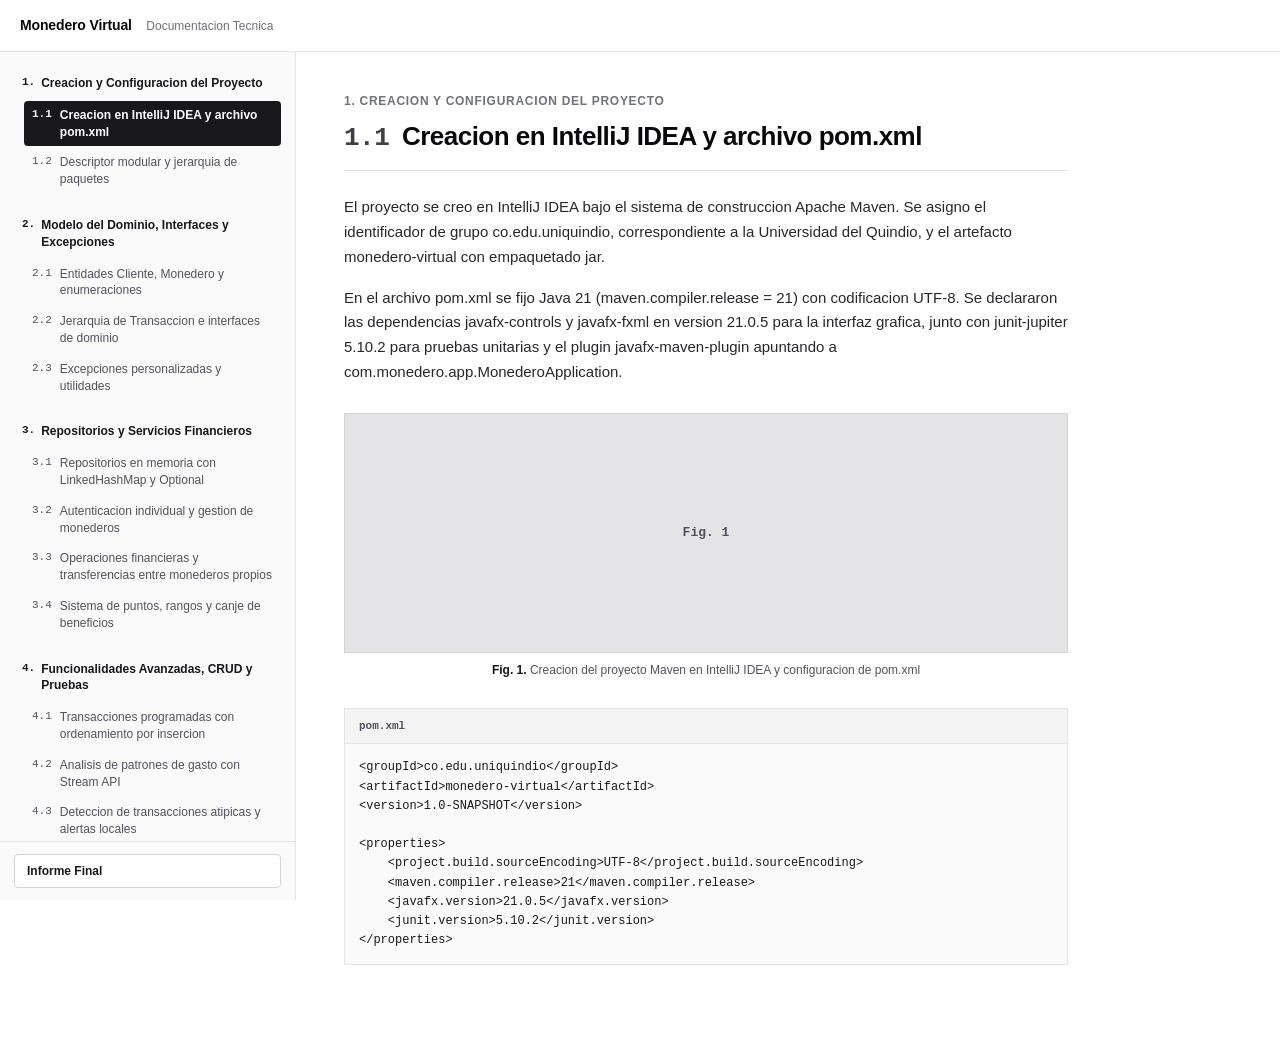
<file: documentacion.html>
<!DOCTYPE html>
<html lang="es">
<head>
  <meta charset="UTF-8" />
  <meta name="viewport" content="width=device-width, initial-scale=1.0" />
  <title>Documentacion — Monedero Virtual</title>
  <style>
    *, *::before, *::after { box-sizing: border-box; }
    html, body { margin: 0; padding: 0; background: #ffffff; color: #18181b; font-family: -apple-system, BlinkMacSystemFont, "Segoe UI", Roboto, Helvetica, Arial, sans-serif; line-height: 1.65; }
    .topbar { position: sticky; top: 0; z-index: 20; height: 52px; border-bottom: 1px solid #e4e4e7; background: #ffffff; display: flex; align-items: center; justify-content: space-between; padding: 0 20px; }
    .topbar-title { font-size: 14px; font-weight: 700; color: #09090b; letter-spacing: -0.01em; }
    .topbar-sub { font-size: 12px; font-weight: 400; color: #71717a; margin-left: 10px; }
    .layout { display: flex; min-height: calc(100vh - 52px); }
    .sidebar { width: 296px; flex-shrink: 0; border-right: 1px solid #e4e4e7; background: #fafafa; display: flex; flex-direction: column; position: sticky; top: 52px; height: calc(100vh - 52px); }
    .sidebar-scroll { flex: 1; overflow-y: auto; padding: 18px 14px; }
    .nav-group { margin-bottom: 18px; }
    .nav-chapter { width: 100%; background: none; border: none; text-align: left; padding: 5px 8px; cursor: pointer; display: flex; gap: 6px; font-size: 12px; font-weight: 700; color: #18181b; line-height: 1.4; }
    .nav-chapter:hover { color: #000000; }
    .nav-subs { margin-top: 4px; padding-left: 10px; display: flex; flex-direction: column; gap: 2px; }
    .nav-sub { width: 100%; background: none; border: none; border-radius: 4px; text-align: left; padding: 6px 8px; cursor: pointer; display: flex; gap: 8px; font-size: 12px; font-weight: 400; color: #52525b; line-height: 1.4; }
    .nav-sub:hover { background: #f4f4f5; color: #09090b; }
    .nav-sub.active { background: #18181b; color: #ffffff; font-weight: 600; }
    .num { font-family: ui-monospace, SFMono-Regular, Menlo, Monaco, Consolas, monospace; font-size: 11px; flex-shrink: 0; }
    .sidebar-footer { border-top: 1px solid #e4e4e7; padding: 12px 14px; background: #fafafa; }
    .btn-informe { width: 100%; border: 1px solid #d4d4d8; background: #ffffff; border-radius: 4px; padding: 9px 12px; text-align: left; cursor: pointer; font-size: 12px; font-weight: 700; color: #18181b; }
    .btn-informe:hover { background: #f4f4f5; }
    .btn-informe.active { background: #18181b; border-color: #18181b; color: #ffffff; }
    .content { flex: 1; padding: 40px 48px 72px; max-width: 820px; }
    .doc-panel { display: none; }
    .doc-panel.active { display: block; }
    .chapter-kicker { margin: 0 0 8px; font-size: 12px; font-weight: 600; text-transform: uppercase; letter-spacing: 0.06em; color: #71717a; }
    h1 { margin: 0 0 24px; font-size: 26px; font-weight: 700; color: #09090b; letter-spacing: -0.02em; line-height: 1.25; border-bottom: 1px solid #e4e4e7; padding-bottom: 16px; }
    .title-num { font-family: ui-monospace, SFMono-Regular, Menlo, Monaco, Consolas, monospace; font-weight: 700; margin-right: 6px; color: #3f3f46; }
    .prose p { margin: 0 0 16px; font-size: 15px; font-weight: 400; color: #27272a; }
    .fig-wrapper { margin: 28px 0; }
    .fig-frame { height: 240px; width: 100%; background: #e4e4e7; border: 1px solid #d4d4d8; display: flex; align-items: center; justify-content: center; font-family: ui-monospace, SFMono-Regular, Menlo, Monaco, Consolas, monospace; font-size: 13px; font-weight: 600; color: #52525b; }
    figcaption { margin-top: 8px; text-align: center; font-size: 12px; font-weight: 400; color: #52525b; }
    figcaption strong { font-weight: 700; color: #18181b; }
    .code-box { margin: 24px 0; border: 1px solid #e4e4e7; background: #fafafa; }
    .code-header { border-bottom: 1px solid #e4e4e7; padding: 8px 14px; font-family: ui-monospace, SFMono-Regular, Menlo, Monaco, Consolas, monospace; font-size: 11px; font-weight: 600; color: #52525b; background: #f4f4f5; }
    pre { margin: 0; padding: 14px; overflow-x: auto; font-family: ui-monospace, SFMono-Regular, Menlo, Monaco, Consolas, monospace; font-size: 12px; line-height: 1.6; color: #18181b; }
    .informe-block { margin-top: 32px; }
    .informe-block h2 { margin: 0 0 18px; font-size: 19px; font-weight: 700; color: #09090b; border-bottom: 1px solid #e4e4e7; padding-bottom: 8px; }
    .informe-item { margin-bottom: 24px; }
    .informe-item h3 { margin: 0 0 8px; font-size: 15px; font-weight: 700; color: #18181b; }
    .informe-item p { margin: 0 0 10px; font-size: 14px; font-weight: 400; color: #27272a; }
    .informe-item ul { margin: 0 0 12px; padding-left: 20px; }
    .informe-item li { margin-bottom: 6px; font-size: 14px; font-weight: 400; color: #3f3f46; }
    @media (max-width: 860px) {
      .layout { flex-direction: column; }
      .sidebar { width: 100%; height: auto; position: static; border-right: none; border-bottom: 1px solid #e4e4e7; }
      .content { padding: 24px 20px 48px; }
    }
    @media print {
      .topbar, .sidebar { display: none !important; }
      .doc-panel { display: block !important; page-break-after: always; }
      .content { max-width: 100%; padding: 0; }
    }
  </style>
</head>
<body>
  <header class="topbar">
    <div>
      <span class="topbar-title">Monedero Virtual</span>
      <span class="topbar-sub">Documentacion Tecnica</span>
    </div>
  </header>
  <div class="layout">
    <aside class="sidebar">
      <div class="sidebar-scroll">
        
      <div class="nav-group">
        <button type="button" class="nav-chapter" data-target="sec-1-1">
          <span class="num">1.</span>
          <span>Creacion y Configuracion del Proyecto</span>
        </button>
        <div class="nav-subs">
          
            <button type="button" class="nav-sub" data-target="sec-1-1">
              <span class="num">1.1</span>
              <span>Creacion en IntelliJ IDEA y archivo pom.xml</span>
            </button>
            <button type="button" class="nav-sub" data-target="sec-1-2">
              <span class="num">1.2</span>
              <span>Descriptor modular y jerarquia de paquetes</span>
            </button>
        </div>
      </div>
      <div class="nav-group">
        <button type="button" class="nav-chapter" data-target="sec-2-1">
          <span class="num">2.</span>
          <span>Modelo del Dominio, Interfaces y Excepciones</span>
        </button>
        <div class="nav-subs">
          
            <button type="button" class="nav-sub" data-target="sec-2-1">
              <span class="num">2.1</span>
              <span>Entidades Cliente, Monedero y enumeraciones</span>
            </button>
            <button type="button" class="nav-sub" data-target="sec-2-2">
              <span class="num">2.2</span>
              <span>Jerarquia de Transaccion e interfaces de dominio</span>
            </button>
            <button type="button" class="nav-sub" data-target="sec-2-3">
              <span class="num">2.3</span>
              <span>Excepciones personalizadas y utilidades</span>
            </button>
        </div>
      </div>
      <div class="nav-group">
        <button type="button" class="nav-chapter" data-target="sec-3-1">
          <span class="num">3.</span>
          <span>Repositorios y Servicios Financieros</span>
        </button>
        <div class="nav-subs">
          
            <button type="button" class="nav-sub" data-target="sec-3-1">
              <span class="num">3.1</span>
              <span>Repositorios en memoria con LinkedHashMap y Optional</span>
            </button>
            <button type="button" class="nav-sub" data-target="sec-3-2">
              <span class="num">3.2</span>
              <span>Autenticacion individual y gestion de monederos</span>
            </button>
            <button type="button" class="nav-sub" data-target="sec-3-3">
              <span class="num">3.3</span>
              <span>Operaciones financieras y transferencias entre monederos propios</span>
            </button>
            <button type="button" class="nav-sub" data-target="sec-3-4">
              <span class="num">3.4</span>
              <span>Sistema de puntos, rangos y canje de beneficios</span>
            </button>
        </div>
      </div>
      <div class="nav-group">
        <button type="button" class="nav-chapter" data-target="sec-4-1">
          <span class="num">4.</span>
          <span>Funcionalidades Avanzadas, CRUD y Pruebas</span>
        </button>
        <div class="nav-subs">
          
            <button type="button" class="nav-sub" data-target="sec-4-1">
              <span class="num">4.1</span>
              <span>Transacciones programadas con ordenamiento por insercion</span>
            </button>
            <button type="button" class="nav-sub" data-target="sec-4-2">
              <span class="num">4.2</span>
              <span>Analisis de patrones de gasto con Stream API</span>
            </button>
            <button type="button" class="nav-sub" data-target="sec-4-3">
              <span class="num">4.3</span>
              <span>Deteccion de transacciones atipicas y alertas locales</span>
            </button>
            <button type="button" class="nav-sub" data-target="sec-4-4">
              <span class="num">4.4</span>
              <span>CRUD de lista de tareas personal por cliente</span>
            </button>
            <button type="button" class="nav-sub" data-target="sec-4-5">
              <span class="num">4.5</span>
              <span>Pruebas unitarias con JUnit 5</span>
            </button>
        </div>
      </div>
      <div class="nav-group">
        <button type="button" class="nav-chapter" data-target="sec-5-1">
          <span class="num">5.</span>
          <span>Interfaz Grafica JavaFX (FXML, Controladores y CSS)</span>
        </button>
        <div class="nav-subs">
          
            <button type="button" class="nav-sub" data-target="sec-5-1">
              <span class="num">5.1</span>
              <span>Inicio de sesion individual y contenedor principal</span>
            </button>
            <button type="button" class="nav-sub" data-target="sec-5-2">
              <span class="num">5.2</span>
              <span>Diseno responsivo, animaciones y correccion en FXML</span>
            </button>
        </div>
      </div>
      </div>
      <div class="sidebar-footer">
        <button type="button" class="btn-informe" data-target="informe-final">Informe Final</button>
      </div>
    </aside>
    <main class="content">
      
      <section id="sec-1-1" class="doc-panel active">
        <p class="chapter-kicker">1. Creacion y Configuracion del Proyecto</p>
        <h1><span class="title-num">1.1</span> Creacion en IntelliJ IDEA y archivo pom.xml</h1>
        <div class="prose">
          <p>El proyecto se creo en IntelliJ IDEA bajo el sistema de construccion Apache Maven. Se asigno el identificador de grupo co.edu.uniquindio, correspondiente a la Universidad del Quindio, y el artefacto monedero-virtual con empaquetado jar.</p>
<p>En el archivo pom.xml se fijo Java 21 (maven.compiler.release = 21) con codificacion UTF-8. Se declararon las dependencias javafx-controls y javafx-fxml en version 21.0.5 para la interfaz grafica, junto con junit-jupiter 5.10.2 para pruebas unitarias y el plugin javafx-maven-plugin apuntando a com.monedero.app.MonederoApplication.</p>
        </div>
        <figure class="fig-wrapper">
          <div class="fig-frame">
            <span>Fig. 1</span>
          </div>
          <figcaption><strong>Fig. 1.</strong> Creacion del proyecto Maven en IntelliJ IDEA y configuracion de pom.xml</figcaption>
        </figure>
        <div class="code-box">
                <div class="code-header">pom.xml</div>
                <pre><code>&lt;groupId&gt;co.edu.uniquindio&lt;/groupId&gt;
&lt;artifactId&gt;monedero-virtual&lt;/artifactId&gt;
&lt;version&gt;1.0-SNAPSHOT&lt;/version&gt;

&lt;properties&gt;
    &lt;project.build.sourceEncoding&gt;UTF-8&lt;/project.build.sourceEncoding&gt;
    &lt;maven.compiler.release&gt;21&lt;/maven.compiler.release&gt;
    &lt;javafx.version&gt;21.0.5&lt;/javafx.version&gt;
    &lt;junit.version&gt;5.10.2&lt;/junit.version&gt;
&lt;/properties&gt;</code></pre>
              </div>
      </section>

      <section id="sec-1-2" class="doc-panel">
        <p class="chapter-kicker">1. Creacion y Configuracion del Proyecto</p>
        <h1><span class="title-num">1.2</span> Descriptor modular y jerarquia de paquetes</h1>
        <div class="prose">
          <p>La estructura del proyecto se organizo en paquetes separados por responsabilidad: app (arranque y contexto compartido), domain.model (entidades y enumeraciones), domain.interfaces (contratos), domain.exception (excepciones propias), repository y repository.memory (persistencia en memoria), service (reglas de negocio), controller (controladores FXML) y util (validaciones y formatos).</p>
<p>En module-info.java se declaro el modulo com.monedero requiriendo javafx.controls y javafx.fxml. Se abrio com.monedero.controller hacia javafx.fxml para la inyeccion de componentes @FXML y com.monedero.domain.model hacia javafx.base para el enlace de datos en tablas TableView.</p>
        </div>
        <figure class="fig-wrapper">
          <div class="fig-frame">
            <span>Fig. 2</span>
          </div>
          <figcaption><strong>Fig. 2.</strong> Estructura de paquetes del proyecto Maven y archivo module-info.java</figcaption>
        </figure>
        <div class="code-box">
                <div class="code-header">src/main/java/module-info.java</div>
                <pre><code>module com.monedero {
    requires javafx.controls;
    requires javafx.fxml;

    opens com.monedero.controller to javafx.fxml;
    opens com.monedero.domain.model to javafx.base;

    exports com.monedero.app;
    exports com.monedero.domain.model;
    exports com.monedero.domain.interfaces;
    exports com.monedero.domain.exception;
    exports com.monedero.repository;
    exports com.monedero.repository.memory;
    exports com.monedero.service;
    exports com.monedero.controller;
    exports com.monedero.util;
}</code></pre>
              </div>
      </section>

      <section id="sec-2-1" class="doc-panel">
        <p class="chapter-kicker">2. Modelo del Dominio, Interfaces y Excepciones</p>
        <h1><span class="title-num">2.1</span> Entidades Cliente, Monedero y enumeraciones</h1>
        <div class="prose">
          <p>La clase Cliente representa a cada usuario individual del sistema. Almacena su UUID, nombre, correo, telefono, PIN de acceso validado mediante validarPin(), puntos acumulados, rango actual y colecciones internas de monederos, movimientos de puntos, alertas y canjes expuestas como listas inmodificables.</p>
<p>La clase Monedero administra el saldo mediante BigDecimal redondeado a dos decimales (RoundingMode.HALF_UP). El saldo solo puede alterarse mediante acreditar() y debitar(), verificando previamente que el monedero este activo y que el monto sea valido.</p>
<p>Las reglas fijas del negocio se definieron mediante ocho enumeraciones: RangoCliente (BRONCE, PLATA, ORO, PLATINO), TipoTransaccion, EstadoTransaccion, Frecuencia, TipoBeneficio, EstadoCanje, TipoAlerta y TipoMovimientoPuntos.</p>
        </div>
        <figure class="fig-wrapper">
          <div class="fig-frame">
            <span>Fig. 3</span>
          </div>
          <figcaption><strong>Fig. 3.</strong> Implementacion de las clases Cliente, Monedero y RangoCliente</figcaption>
        </figure>
        <div class="code-box">
                <div class="code-header">src/main/java/com/monedero/domain/model/Monedero.java</div>
                <pre><code>public void debitar(BigDecimal monto) {
    if (!activo) {
        throw new IllegalStateException(&quot;El monedero esta inactivo.&quot;);
    }
    if (monto == null || monto.compareTo(BigDecimal.ZERO) &lt;= 0) {
        throw new MontoInvalidoException(&quot;El monto a debitar debe ser mayor que cero.&quot;);
    }
    if (this.saldo.compareTo(monto) &lt; 0) {
        throw new SaldoInsuficienteException(&quot;Saldo insuficiente en el monedero &quot; + nombre + &quot;.&quot;);
    }
    this.saldo = this.saldo.subtract(monto).setScale(2, RoundingMode.HALF_UP);
}</code></pre>
              </div>
      </section>

      <section id="sec-2-2" class="doc-panel">
        <p class="chapter-kicker">2. Modelo del Dominio, Interfaces y Excepciones</p>
        <h1><span class="title-num">2.2</span> Jerarquia de Transaccion e interfaces de dominio</h1>
        <div class="prose">
          <p>Se definio la clase abstracta Transaccion implementando la interfaz Reversible. Esta superclase concentra los atributos comunes (id, monto, fecha, estado, descripcion, sospechosa, puntosGenerados) y declara los metodos abstractos ejecutar(), revertir(), obtenerTipo(), obtenerClientePrincipal() e involucraCliente(UUID).</p>
<p>De Transaccion heredan tres subclases concretas: Deposito, Retiro y Transferencia. Cada una implementa su propia logica de ejecucion y reversion. Adicionalmente se crearon las interfaces CalculadorPuntos y Notificable para desacoplar la puntuacion y el envio de alertas.</p>
        </div>
        <figure class="fig-wrapper">
          <div class="fig-frame">
            <span>Fig. 4</span>
          </div>
          <figcaption><strong>Fig. 4.</strong> Clase abstracta Transaccion, subclases e interfaces de dominio</figcaption>
        </figure>
        <div class="code-box">
                <div class="code-header">src/main/java/com/monedero/domain/model/Transaccion.java</div>
                <pre><code>public abstract class Transaccion implements Reversible {
    private final UUID id;
    private final BigDecimal monto;
    private final LocalDateTime fecha;
    private EstadoTransaccion estado;

    public abstract void ejecutar();
    @Override
    public abstract void revertir();
    public abstract TipoTransaccion obtenerTipo();
    public abstract Cliente obtenerClientePrincipal();
    public abstract boolean involucraCliente(UUID clienteId);
}</code></pre>
              </div>
      </section>

      <section id="sec-2-3" class="doc-panel">
        <p class="chapter-kicker">2. Modelo del Dominio, Interfaces y Excepciones</p>
        <h1><span class="title-num">2.3</span> Excepciones personalizadas y utilidades</h1>
        <div class="prose">
          <p>Para controlar los errores propios de la operacion financiera se crearon cuatro excepciones en com.monedero.domain.exception heredando de RuntimeException: SaldoInsuficienteException, PuntosInsuficientesException, MontoInvalidoException y EntidadNoEncontradaException.</p>
<p>En com.monedero.util se implementaron las clases Validaciones (verificacion de cadenas no vacias y conversion segura de montos positivos desde texto) y FormateadorMoneda (presentacion uniforme de cifras y fechas).</p>
        </div>
        <figure class="fig-wrapper">
          <div class="fig-frame">
            <span>Fig. 5</span>
          </div>
          <figcaption><strong>Fig. 5.</strong> Excepciones del dominio y clase utilitaria Validaciones</figcaption>
        </figure>
        <div class="code-box">
                <div class="code-header">src/main/java/com/monedero/util/Validaciones.java</div>
                <pre><code>public static BigDecimal parsearMontoPositivo(String texto) {
    if (texto == null || texto.trim().isEmpty()) {
        throw new MontoInvalidoException(&quot;Debe ingresar un monto.&quot;);
    }
    try {
        BigDecimal valor = new BigDecimal(texto.trim().replace(&quot;,&quot;, &quot;.&quot;));
        if (valor.compareTo(BigDecimal.ZERO) &lt;= 0) {
            throw new MontoInvalidoException(&quot;El monto debe ser mayor que cero.&quot;);
        }
        return valor;
    } catch (NumberFormatException e) {
        throw new MontoInvalidoException(&quot;El formato del monto no es valido.&quot;);
    }
}</code></pre>
              </div>
      </section>

      <section id="sec-3-1" class="doc-panel">
        <p class="chapter-kicker">3. Repositorios y Servicios Financieros</p>
        <h1><span class="title-num">3.1</span> Repositorios en memoria con LinkedHashMap y Optional</h1>
        <div class="prose">
          <p>La persistencia se abstrajo mediante cinco interfaces en com.monedero.repository (ClienteRepository, MonederoRepository, TransaccionRepository, BeneficioRepository y ProgramadaRepository) y sus respectivas implementaciones en com.monedero.repository.memory.</p>
<p>Cada implementacion en memoria utiliza un LinkedHashMap indexado por UUID para preservar el orden de insercion con busqueda directa y retorna Optional en las consultas por identificador.</p>
        </div>
        <figure class="fig-wrapper">
          <div class="fig-frame">
            <span>Fig. 6</span>
          </div>
          <figcaption><strong>Fig. 6.</strong> Implementacion de los repositorios en memoria</figcaption>
        </figure>
        <div class="code-box">
                <div class="code-header">src/main/java/com/monedero/repository/memory/InMemoryTransaccionRepository.java</div>
                <pre><code>public class InMemoryTransaccionRepository implements TransaccionRepository {
    private final Map&lt;UUID, Transaccion&gt; datos = new LinkedHashMap&lt;&gt;();

    @Override
    public Optional&lt;Transaccion&gt; buscarPorId(UUID id) {
        return Optional.ofNullable(datos.get(id));
    }

    @Override
    public List&lt;Transaccion&gt; obtenerPorCliente(UUID clienteId) {
        return datos.values().stream()
                .filter(t -&gt; t.involucraCliente(clienteId))
                .collect(Collectors.toList());
    }
}</code></pre>
              </div>
      </section>

      <section id="sec-3-2" class="doc-panel">
        <p class="chapter-kicker">3. Repositorios y Servicios Financieros</p>
        <h1><span class="title-num">3.2</span> Autenticacion individual y gestion de monederos</h1>
        <div class="prose">
          <p>ClienteService gestiona el registro de nuevas cuentas verificando correo unico y la autenticacion individual por correo y PIN en autenticar(correo, pin). Cada cuenta registrada inicia con un monedero principal activo.</p>
<p>MonederoService permite a cada cliente autenticado crear multiples monederos propios (por ejemplo Principal, Ahorros o Gastos), consultar el saldo total consolidado y activar o desactivar cada monedero de forma independiente.</p>
        </div>
        <figure class="fig-wrapper">
          <div class="fig-frame">
            <span>Fig. 7</span>
          </div>
          <figcaption><strong>Fig. 7.</strong> Gestion de multiples monederos por cliente activo</figcaption>
        </figure>
        <div class="code-box">
                <div class="code-header">src/main/java/com/monedero/service/ClienteService.java</div>
                <pre><code>public Cliente autenticar(String correo, String pin) {
    Validaciones.validarTextoNoVacio(correo, &quot;correo&quot;);
    Validaciones.validarTextoNoVacio(pin, &quot;PIN&quot;);
    String correoBuscado = correo.trim().toLowerCase();

    Cliente cliente = clienteRepository.obtenerTodos().stream()
            .filter(c -&gt; c.getCorreo().trim().toLowerCase().equals(correoBuscado))
            .findFirst()
            .orElseThrow(() -&gt; new EntidadNoEncontradaException(&quot;No existe una cuenta con ese correo.&quot;));

    if (!cliente.validarPin(pin)) {
        throw new IllegalArgumentException(&quot;El PIN ingresado es incorrecto.&quot;);
    }
    return cliente;
}</code></pre>
              </div>
      </section>

      <section id="sec-3-3" class="doc-panel">
        <p class="chapter-kicker">3. Repositorios y Servicios Financieros</p>
        <h1><span class="title-num">3.3</span> Operaciones financieras y transferencias entre monederos propios</h1>
        <div class="prose">
          <p>TransaccionService coordina depositos, retiros, transferencias y reversiones. Tras ejecutar la operacion y persistirla, actualiza puntos, ejecuta la deteccion de transacciones atipicas y verifica si el saldo descendio del umbral de alerta ($50.00).</p>
<p>Los retiros aplican una comision base del 1% y las transferencias hacia terceros una comision base del 2%, ajustadas segun el rango y beneficios del cliente. Cuando el monedero de origen y destino pertenecen al mismo propietario, la comision se establece en BigDecimal.ZERO ($0.00). La funcion revertirTransaccion() revierte tanto los fondos como los puntos generados.</p>
        </div>
        <figure class="fig-wrapper">
          <div class="fig-frame">
            <span>Fig. 8</span>
          </div>
          <figcaption><strong>Fig. 8.</strong> Ejecucion de transacciones y transferencia entre monederos propios</figcaption>
        </figure>
        <div class="code-box">
                <div class="code-header">src/main/java/com/monedero/service/TransaccionService.java</div>
                <pre><code>public Transferencia transferir(UUID origenId, UUID destinoId, BigDecimal monto, String descripcion) {
    Monedero origen = monederoService.buscarPorId(origenId);
    Monedero destino = monederoService.buscarPorId(destinoId);
    boolean entrePropios = origen.getPropietario() != null
            &amp;&amp; destino.getPropietario() != null
            &amp;&amp; origen.getPropietario().getId().equals(destino.getPropietario().getId());
    BigDecimal comision = entrePropios
            ? BigDecimal.ZERO
            : calcularComisionTransferencia(origen.getPropietario(), monto);
    Transferencia transferencia = new Transferencia(origen, destino, monto, comision, descripcion);
    transferencia.ejecutar();
    transaccionRepository.guardar(transferencia);
    puntosService.registrarPuntosPorTransaccion(transferencia);
    deteccionAtipicasService.analizarYAlertar(transferencia);
    verificarSaldoBajo(origen);
    return transferencia;
}</code></pre>
              </div>
      </section>

      <section id="sec-3-4" class="doc-panel">
        <p class="chapter-kicker">3. Repositorios y Servicios Financieros</p>
        <h1><span class="title-num">3.4</span> Sistema de puntos, rangos y canje de beneficios</h1>
        <div class="prose">
          <p>PuntosService implementa CalculadorPuntos otorgando puntos por cada bloque completo de 100 unidades: 1 punto en depositos, 2 en retiros y 3 en transferencias, mas la bonificacion porcentual del rango actual del cliente. Al acumular o revertir puntos, el cliente recalcula automaticamente su RangoCliente (BRONCE, PLATA, ORO o PLATINO).</p>
<p>BeneficioService valida la disponibilidad del beneficio y los puntos del cliente antes de registrar el canje en CanjeBeneficio. Si el beneficio es de tipo BONO_SALDO, acredita automaticamente el valor en el monedero activo del usuario.</p>
        </div>
        <figure class="fig-wrapper">
          <div class="fig-frame">
            <span>Fig. 9</span>
          </div>
          <figcaption><strong>Fig. 9.</strong> Modulo de puntos acumulados, rango actual y canje de beneficios</figcaption>
        </figure>
        <div class="code-box">
                <div class="code-header">src/main/java/com/monedero/service/PuntosService.java</div>
                <pre><code>int bloques = transaccion.getMonto().divideToIntegralValue(BLOQUE_PUNTOS).intValue();
int tasa = (tipo == TipoTransaccion.DEPOSITO) ? 1
        : (tipo == TipoTransaccion.RETIRO) ? 2 : 3;
int puntosBase = bloques * tasa;
Cliente cliente = transaccion.obtenerClientePrincipal();
if (cliente != null &amp;&amp; puntosBase &gt; 0) {
    double bono = cliente.getRango().getBonoPuntos();
    puntosBase += (int) Math.floor(puntosBase * bono);
}</code></pre>
              </div>
      </section>

      <section id="sec-4-1" class="doc-panel">
        <p class="chapter-kicker">4. Funcionalidades Avanzadas, CRUD y Pruebas</p>
        <h1><span class="title-num">4.1</span> Transacciones programadas con ordenamiento por insercion</h1>
        <div class="prose">
          <p>TransaccionProgramada modela operaciones unicas o recurrentes (DIARIA, SEMANAL, MENSUAL). En ProgramacionService.obtenerOrdenadasPorFecha() se implemento el algoritmo de ordenamiento por insercion (Insertion Sort) comparando la fecha de proxima ejecucion.</p>
<p>El metodo ejecutarPendientes() procesa en orden cronologico las operaciones cuya fecha ya se cumplio y emite alertas locales ante ejecuciones exitosas o fallidas.</p>
        </div>
        <figure class="fig-wrapper">
          <div class="fig-frame">
            <span>Fig. 10</span>
          </div>
          <figcaption><strong>Fig. 10.</strong> Programacion de transacciones ordenadas por fecha de ejecucion</figcaption>
        </figure>
        <div class="code-box">
                <div class="code-header">src/main/java/com/monedero/service/ProgramacionService.java</div>
                <pre><code>public List&lt;TransaccionProgramada&gt; obtenerOrdenadasPorFecha() {
    List&lt;TransaccionProgramada&gt; lista = new ArrayList&lt;&gt;(programadaRepository.obtenerActivas());
    for (int i = 1; i &lt; lista.size(); i++) {
        TransaccionProgramada actual = lista.get(i);
        int j = i - 1;
        while (j &gt;= 0 &amp;&amp; lista.get(j).getProximaEjecucion().isAfter(actual.getProximaEjecucion())) {
            lista.set(j + 1, lista.get(j));
            j--;
        }
        lista.set(j + 1, actual);
    }
    return lista;
}</code></pre>
              </div>
      </section>

      <section id="sec-4-2" class="doc-panel">
        <p class="chapter-kicker">4. Funcionalidades Avanzadas, CRUD y Pruebas</p>
        <h1><span class="title-num">4.2</span> Analisis de patrones de gasto con Stream API</h1>
        <div class="prose">
          <p>AnalisisGastosService procesa las transacciones completadas mediante Stream API y colectores (groupingBy, reducing) para calcular ingresos totales, gastos totales, egresos agrupados por tipo y las operaciones de mayor valor.</p>
<p>Los metodos esIngresoParaCliente() y esGastoParaCliente() excluyen las transferencias internas realizadas entre monederos del mismo titular para no distorsionar las metricas reales de ingreso o gasto.</p>
        </div>
        <figure class="fig-wrapper">
          <div class="fig-frame">
            <span>Fig. 11</span>
          </div>
          <figcaption><strong>Fig. 11.</strong> Vista de analisis de gastos y totales calculados con Stream API</figcaption>
        </figure>
        <div class="code-box">
                <div class="code-header">src/main/java/com/monedero/service/AnalisisGastosService.java</div>
                <pre><code>public Map&lt;TipoTransaccion, BigDecimal&gt; agruparGastosPorTipo(UUID clienteId) {
    return transaccionRepository.obtenerPorCliente(clienteId).stream()
            .filter(t -&gt; t.getEstado() == EstadoTransaccion.COMPLETADA)
            .filter(t -&gt; esGastoParaCliente(t, clienteId))
            .collect(Collectors.groupingBy(
                    Transaccion::obtenerTipo,
                    LinkedHashMap::new,
                    Collectors.reducing(BigDecimal.ZERO, Transaccion::getMonto, BigDecimal::add)
            ));
}</code></pre>
              </div>
      </section>

      <section id="sec-4-3" class="doc-panel">
        <p class="chapter-kicker">4. Funcionalidades Avanzadas, CRUD y Pruebas</p>
        <h1><span class="title-num">4.3</span> Deteccion de transacciones atipicas y alertas locales</h1>
        <div class="prose">
          <p>DeteccionAtipicasService evalua cada movimiento cuando el cliente posee al menos tres transacciones completadas previas. Calcula el promedio historico y la desviacion estandar poblacional en tiempo O(n) para obtener el umbral promedio + 2 * desviacion.</p>
<p>Cuando una transaccion supera ese umbral, se marca como sospechosa y NotificacionService registra una alerta local de tipo TRANSACCION_ATIPICA en el historial del cliente.</p>
        </div>
        <figure class="fig-wrapper">
          <div class="fig-frame">
            <span>Fig. 12</span>
          </div>
          <figcaption><strong>Fig. 12.</strong> Deteccion de transacciones atipicas y listado de alertas locales</figcaption>
        </figure>
        <div class="code-box">
                <div class="code-header">src/main/java/com/monedero/service/DeteccionAtipicasService.java</div>
                <pre><code>public double calcularDesviacionEstandar(List&lt;Double&gt; montos, double promedio) {
    if (montos == null || montos.isEmpty()) {
        return 0.0;
    }
    double sumaCuadrados = montos.stream()
            .mapToDouble(m -&gt; Math.pow(m - promedio, 2))
            .sum();
    return Math.sqrt(sumaCuadrados / montos.size());
}

public double calcularUmbral(List&lt;Double&gt; montos) {
    double promedio = calcularPromedio(montos);
    double desviacion = calcularDesviacionEstandar(montos, promedio);
    return promedio + (2.0 * desviacion);
}</code></pre>
              </div>
      </section>

      <section id="sec-4-4" class="doc-panel">
        <p class="chapter-kicker">4. Funcionalidades Avanzadas, CRUD y Pruebas</p>
        <h1><span class="title-num">4.4</span> CRUD de lista de tareas personal por cliente</h1>
        <div class="prose">
          <p>Se implemento la entidad Tarea, el servicio TareaService y el controlador TareaController asociado a tareas-view.fxml para administrar una lista de tareas simple vinculada al identificador del cliente activo.</p>
<p>El modulo cubre todas las operaciones CRUD: crear tareas validando titulo obligatorio, listar las tareas del cliente autenticado, actualizar titulo/descripcion/fecha limite, alternar el estado completada/pendiente y eliminar tareas seleccionadas.</p>
        </div>
        <figure class="fig-wrapper">
          <div class="fig-frame">
            <span>Fig. 13</span>
          </div>
          <figcaption><strong>Fig. 13.</strong> Interfaz CRUD de lista de tareas en JavaFX</figcaption>
        </figure>
        <div class="code-box">
                <div class="code-header">src/main/java/com/monedero/service/TareaService.java</div>
                <pre><code>public Tarea actualizar(UUID id, String titulo, String descripcion, LocalDate fechaLimite) {
    Validaciones.validarTextoNoVacio(titulo, &quot;titulo&quot;);
    Tarea tarea = buscarPorId(id);
    tarea.setTitulo(titulo.trim());
    tarea.setDescripcion(descripcion == null ? &quot;&quot; : descripcion.trim());
    tarea.setFechaLimite(fechaLimite);
    return tarea;
}</code></pre>
              </div>
      </section>

      <section id="sec-4-5" class="doc-panel">
        <p class="chapter-kicker">4. Funcionalidades Avanzadas, CRUD y Pruebas</p>
        <h1><span class="title-num">4.5</span> Pruebas unitarias con JUnit 5</h1>
        <div class="prose">
          <p>En src/test/java/com/monedero/ se escribieron ocho clases de prueba con JUnit 5 cubriendo reglas de rango, registro y autenticacion de clientes, gestion de monederos, transacciones, comision cero entre monederos propios, puntos, canje de beneficios, ordenamiento por insercion y deteccion de anomalias.</p>
        </div>
        <figure class="fig-wrapper">
          <div class="fig-frame">
            <span>Fig. 14</span>
          </div>
          <figcaption><strong>Fig. 14.</strong> Ejecucion de pruebas unitarias con JUnit 5</figcaption>
        </figure>
        <div class="code-box">
                <div class="code-header">src/test/java/com/monedero/service/TransaccionServiceTest.java</div>
                <pre><code>@Test
void transferirEntreMonederosDelMismoClienteNoCobraComision() {
    Monedero ahorros = monederoService.crearMonedero(cliente.getId(), &quot;Ahorros&quot;, new BigDecimal(&quot;200.00&quot;));
    Transferencia tx = transaccionService.transferir(
            origen.getId(), ahorros.getId(), new BigDecimal(&quot;100.00&quot;), &quot;Traslado interno&quot;
    );
    assertEquals(new BigDecimal(&quot;0.00&quot;), tx.getComision());
    assertEquals(new BigDecimal(&quot;400.00&quot;), origen.consultarSaldo());
    assertEquals(new BigDecimal(&quot;300.00&quot;), ahorros.consultarSaldo());
}</code></pre>
              </div>
      </section>

      <section id="sec-5-1" class="doc-panel">
        <p class="chapter-kicker">5. Interfaz Grafica JavaFX (FXML, Controladores y CSS)</p>
        <h1><span class="title-num">5.1</span> Inicio de sesion individual y contenedor principal</h1>
        <div class="prose">
          <p>Al iniciar MonederoApplication se muestra login-view.fxml para autenticar a un cliente individual o registrar una cuenta nueva. Al validar las credenciales, AppContext guarda el cliente activo y abre main-view.fxml.</p>
<p>MainController organiza la navegacion lateral donde cada boton carga una vista FXML especifica dentro del contenedor central: Mis Monederos, Transacciones, Puntos y Beneficios, Programadas, Reportes y Alertas, Mi Perfil y Lista de Tareas.</p>
        </div>
        <figure class="fig-wrapper">
          <div class="fig-frame">
            <span>Fig. 15</span>
          </div>
          <figcaption><strong>Fig. 15.</strong> Pantalla de inicio de sesion y ventana principal de la aplicacion</figcaption>
        </figure>
        <div class="code-box">
                <div class="code-header">src/main/java/com/monedero/controller/MainController.java</div>
                <pre><code>private void cargarVista(String rutaFxml) {
    URL recurso = getClass().getResource(rutaFxml);
    if (recurso == null) {
        return;
    }
    try {
        FXMLLoader loader = new FXMLLoader(recurso);
        Node vista = loader.load();
        contenedorVista.getChildren().setAll(vista);
        animarEntrada(vista);
        actualizarResumenSuperior();
    } catch (IOException e) {
        e.printStackTrace();
    }
}</code></pre>
              </div>
      </section>

      <section id="sec-5-2" class="doc-panel">
        <p class="chapter-kicker">5. Interfaz Grafica JavaFX (FXML, Controladores y CSS)</p>
        <h1><span class="title-num">5.2</span> Diseno responsivo, animaciones y correccion en FXML</h1>
        <div class="prose">
          <p>Las transiciones entre vistas se implementaron en animarEntrada() combinando FadeTransition y TranslateTransition durante 200 ms. La hoja styles.css define la apariencia visual y las vistas emplean ScrollPane, FlowPane y ajuste proporcional de columnas en TableView para adaptarse a distintos tamanos de pantalla.</p>
<p>Al probar la pestana de Reportes y Alertas se corrigio un fallo de carga provocado porque FXMLLoader interpreta los atributos de texto que inician con &#39;$&#39; (como text=&quot;$0.00&quot;) como expresiones de variables del contexto. Se elimino el prefijo &#39;$&#39; literal en los valores iniciales del FXML y se separo el modulo en dos pestanas: Analisis de Gastos y Anomalias y Alertas.</p>
        </div>
        <figure class="fig-wrapper">
          <div class="fig-frame">
            <span>Fig. 16</span>
          </div>
          <figcaption><strong>Fig. 16.</strong> Vista de Reportes y Alertas corregida y adaptada a diferentes tamanos</figcaption>
        </figure>
        <div class="code-box">
                <div class="code-header">src/main/java/com/monedero/controller/MainController.java</div>
                <pre><code>private void animarEntrada(Node nodo) {
    nodo.setOpacity(0);
    nodo.setTranslateY(10);

    FadeTransition fade = new FadeTransition(Duration.millis(200), nodo);
    fade.setFromValue(0);
    fade.setToValue(1);

    TranslateTransition slide = new TranslateTransition(Duration.millis(200), nodo);
    slide.setFromY(10);
    slide.setToY(0);

    new ParallelTransition(fade, slide).play();
}</code></pre>
              </div>
      </section>
      
    <section id="informe-final" class="doc-panel">
      <p class="chapter-kicker">Entrega Final</p>
      <h1>Informe Final</h1>

      <div class="informe-block">
        <h2>1. Pasos del Pensamiento Computacional</h2>
        
          <div class="informe-item">
            <h3>1. Abstraccion</h3>
            <p>Consistio en identificar los elementos esenciales del problema del monedero virtual y descartar detalles tecnicos ajenos al alcance academico (como pasarelas bancarias externas o servidores remotos).</p>
            <ul>
              <li>Se abstrajo a cada usuario en la clase Cliente con credenciales de acceso (correo y PIN), puntos acumulados, rango actual y sus colecciones asociadas.</li>
<li>Las cuentas del cliente se modelaron mediante Monedero con saldo decimal exacto (BigDecimal) y estado activo/inactivo.</li>
<li>Depositos, retiros y transferencias se unificaron bajo la abstraccion comun Transaccion con monto, fecha, estado y operaciones de ejecucion y reversion.</li>
            </ul>
          </div>

          <div class="informe-item">
            <h3>2. Descomposicion</h3>
            <p>El sistema se dividio en capas y modulos independientes para resolver cada requerimiento por separado y facilitar su mantenimiento y prueba.</p>
            <ul>
              <li>Separacion estructural en paquetes: app, domain (model, interfaces, exception), repository, service, controller y util.</li>
<li>Division de la logica de negocio en servicios especializados: ClienteService, MonederoService, TransaccionService, PuntosService, BeneficioService, ProgramacionService, AnalisisGastosService, DeteccionAtipicasService, NotificacionService y TareaService.</li>
<li>Division de la interfaz grafica en nueve archivos FXML independientes, asignando cada funcionalidad solicitada a su propia vista y controlador.</li>
            </ul>
          </div>

          <div class="informe-item">
            <h3>3. Reconocimiento de patrones</h3>
            <p>Se identificaron comportamientos repetitivos en el manejo de datos y flujos de operacion para resolverlos mediante estructuras reutilizables.</p>
            <ul>
              <li>Patron de persistencia uniforme: los cinco repositorios en memoria replican la misma estructura basada en LinkedHashMap&lt;UUID, Entidad&gt; y retorno Optional&lt;T&gt;.</li>
<li>Patron de ciclo financiero: toda operacion monetaria sigue la secuencia validacion -&gt; ejecucion -&gt; registro -&gt; calculo de puntos -&gt; analisis de atipicidad.</li>
<li>Patron de refresco en interfaz: AppContext centraliza una accion de actualizacion para refrescar el encabezado de usuario, rango y puntos tras cualquier operacion.</li>
            </ul>
          </div>

          <div class="informe-item">
            <h3>4. Codificacion</h3>
            <p>Traduccion del diseno y los algoritmos definidos a codigo Java 21 compilado con Maven, JavaFX y validado mediante pruebas unitarias JUnit 5.</p>
            <ul>
              <li>Implementacion del algoritmo de ordenamiento por insercion (Insertion Sort) en ProgramacionService.obtenerOrdenadasPorFecha().</li>
<li>Codificacion del calculo estadistico O(n) de promedio, desviacion estandar poblacional y umbral (promedio + 2 * desviacion) en DeteccionAtipicasService.</li>
<li>Implementacion de consultas funcionales con Stream API y lambdas en AnalisisGastosService y validacion automatizada de reglas en ocho suites de JUnit 5.</li>
            </ul>
          </div>
      </div>

      <div class="informe-block">
        <h2>2. Analisis Tecnico de los Principios de la Programacion Orientada a Objetos</h2>
        
          <div class="informe-item">
            <h3>1. Abstraccion</h3>
            <p>Se aplico definiendo clases abstractas e interfaces que especifican que operaciones debe cumplir un componente sin depender de su implementacion interna.</p>
            <ul>
              <li>La clase abstracta Transaccion establece la estructura base de todo movimiento financiero y declara los metodos abstractos ejecutar(), revertir(), obtenerTipo(), obtenerClientePrincipal() e involucraCliente(UUID).</li>
<li>Las interfaces Reversible, CalculadorPuntos y Notificable definen contratos especificos implementados por las clases de dominio y servicio.</li>
<li>Las interfaces del paquete repository (ClienteRepository, MonederoRepository, TransaccionRepository, BeneficioRepository y ProgramadaRepository) abstraen el almacenamiento frente a la capa de servicios.</li>
            </ul>
            <div class="code-box">
                    <div class="code-header">src/main/java/com/monedero/domain/interfaces/CalculadorPuntos.java</div>
                    <pre><code>public interface CalculadorPuntos {
    int calcularPuntos(Transaccion transaccion);
}

public class PuntosService implements CalculadorPuntos {
    @Override
    public int calcularPuntos(Transaccion transaccion) {
        // Calculo por bloques de 100 segun tipo y bono de rango
    }
}</code></pre>
                  </div>
          </div>

          <div class="informe-item">
            <h3>2. Encapsulamiento</h3>
            <p>Se protegio el estado interno de las entidades declarando atributos privados y restringiendo cualquier modificacion a metodos con reglas de validacion.</p>
            <ul>
              <li>En Monedero, el atributo saldo es private y no posee metodo setSaldo(); solo cambia a traves de acreditar() y debitar() luego de validar estado activo, monto positivo y saldo suficiente.</li>
<li>En Cliente, el PIN es privado y se verifica exclusivamente mediante validarPin() sin exponerlo al exterior.</li>
<li>Las listas internas de Cliente (monederos, historialPuntos, alertas y canjes) se exponen mediante Collections.unmodifiableList() para impedir alteraciones directas fuera de la clase.</li>
            </ul>
            <div class="code-box">
                    <div class="code-header">src/main/java/com/monedero/domain/model/Cliente.java</div>
                    <pre><code>private String pin;
private final List&lt;Monedero&gt; monederos = new ArrayList&lt;&gt;();

public boolean validarPin(String intento) {
    return intento != null &amp;&amp; this.pin.equals(intento.trim());
}

public List&lt;Monedero&gt; obtenerMonederos() {
    return Collections.unmodifiableList(monederos);
}</code></pre>
                  </div>
          </div>

          <div class="informe-item">
            <h3>3. Herencia</h3>
            <p>Permitio reutilizar atributos, validaciones y comportamiento comun mediante especializacion de clases padre hacia clases hijas.</p>
            <ul>
              <li>Deposito, Retiro y Transferencia extienden la clase abstracta Transaccion, heredando el identificador UUID, el monto escalado a dos decimales, la fecha, el estado, la descripcion, el indicador sospechosa y los puntos generados.</li>
<li>Las excepciones de negocio (SaldoInsuficienteException, PuntosInsuficientesException, MontoInvalidoException y EntidadNoEncontradaException) heredan de RuntimeException para integrarse de manera uniforme en el manejo de errores.</li>
            </ul>
            <div class="code-box">
                    <div class="code-header">src/main/java/com/monedero/domain/model/Deposito.java</div>
                    <pre><code>public class Deposito extends Transaccion {
    private final Monedero monederoDestino;

    public Deposito(Monedero monederoDestino, BigDecimal monto, String descripcion) {
        super(monto, descripcion);
        if (monederoDestino == null) {
            throw new IllegalArgumentException(&quot;El monedero destino es obligatorio.&quot;);
        }
        this.monederoDestino = monederoDestino;
    }
}</code></pre>
                  </div>
          </div>

          <div class="informe-item">
            <h3>4. Polimorfismo</h3>
            <p>Se empleo para tratar instancias concretas de distintas subclases o implementaciones a traves de un tipo padre o interfaz comun, resolviendo en tiempo de ejecucion el comportamiento especifico.</p>
            <ul>
              <li>En TransaccionService.revertirTransaccion(), el metodo invoca transaccion.revertir() sobre una referencia de tipo Transaccion; en tiempo de ejecucion se ejecuta la reversion especifica de Deposito, Retiro o Transferencia.</li>
<li>En InMemoryTransaccionRepository.obtenerPorCliente(), cada transaccion evalua t.involucraCliente(clienteId) segun sus propios monederos involucrados.</li>
<li>En PuntosService.calcularPuntos(Transaccion), un unico metodo recibe cualquier subclase de Transaccion e invoca obtenerTipo() y obtenerClientePrincipal() sin duplicar logica por cada tipo.</li>
            </ul>
            <div class="code-box">
                    <div class="code-header">src/main/java/com/monedero/service/TransaccionService.java</div>
                    <pre><code>public void revertirTransaccion(UUID transaccionId) {
    Transaccion transaccion = transaccionRepository.buscarPorId(transaccionId)
            .orElseThrow(() -&gt; new EntidadNoEncontradaException(&quot;Transaccion no encontrada.&quot;));
    transaccion.revertir();
    transaccionRepository.guardar(transaccion);
    puntosService.revertirPuntosDeTransaccion(transaccion);
}</code></pre>
                  </div>
          </div>
      </div>
    </section>
  
    </main>
  </div>
  <script>
    (function () {
      var buttons = document.querySelectorAll("[data-target]");
      var panels = document.querySelectorAll(".doc-panel");
      function activar(id) {
        for (var i = 0; i < panels.length; i++) {
          panels[i].classList.toggle("active", panels[i].id === id);
        }
        for (var j = 0; j < buttons.length; j++) {
          var b = buttons[j];
          if (b.classList.contains("nav-sub") || b.classList.contains("btn-informe")) {
            b.classList.toggle("active", b.getAttribute("data-target") === id);
          }
        }
        window.scrollTo({ top: 0 });
      }
      for (var k = 0; k < buttons.length; k++) {
        buttons[k].addEventListener("click", function () {
          activar(this.getAttribute("data-target"));
        });
      }
      activar("sec-1-1");
    })();
  </script>
</body>
</html>
</file>
